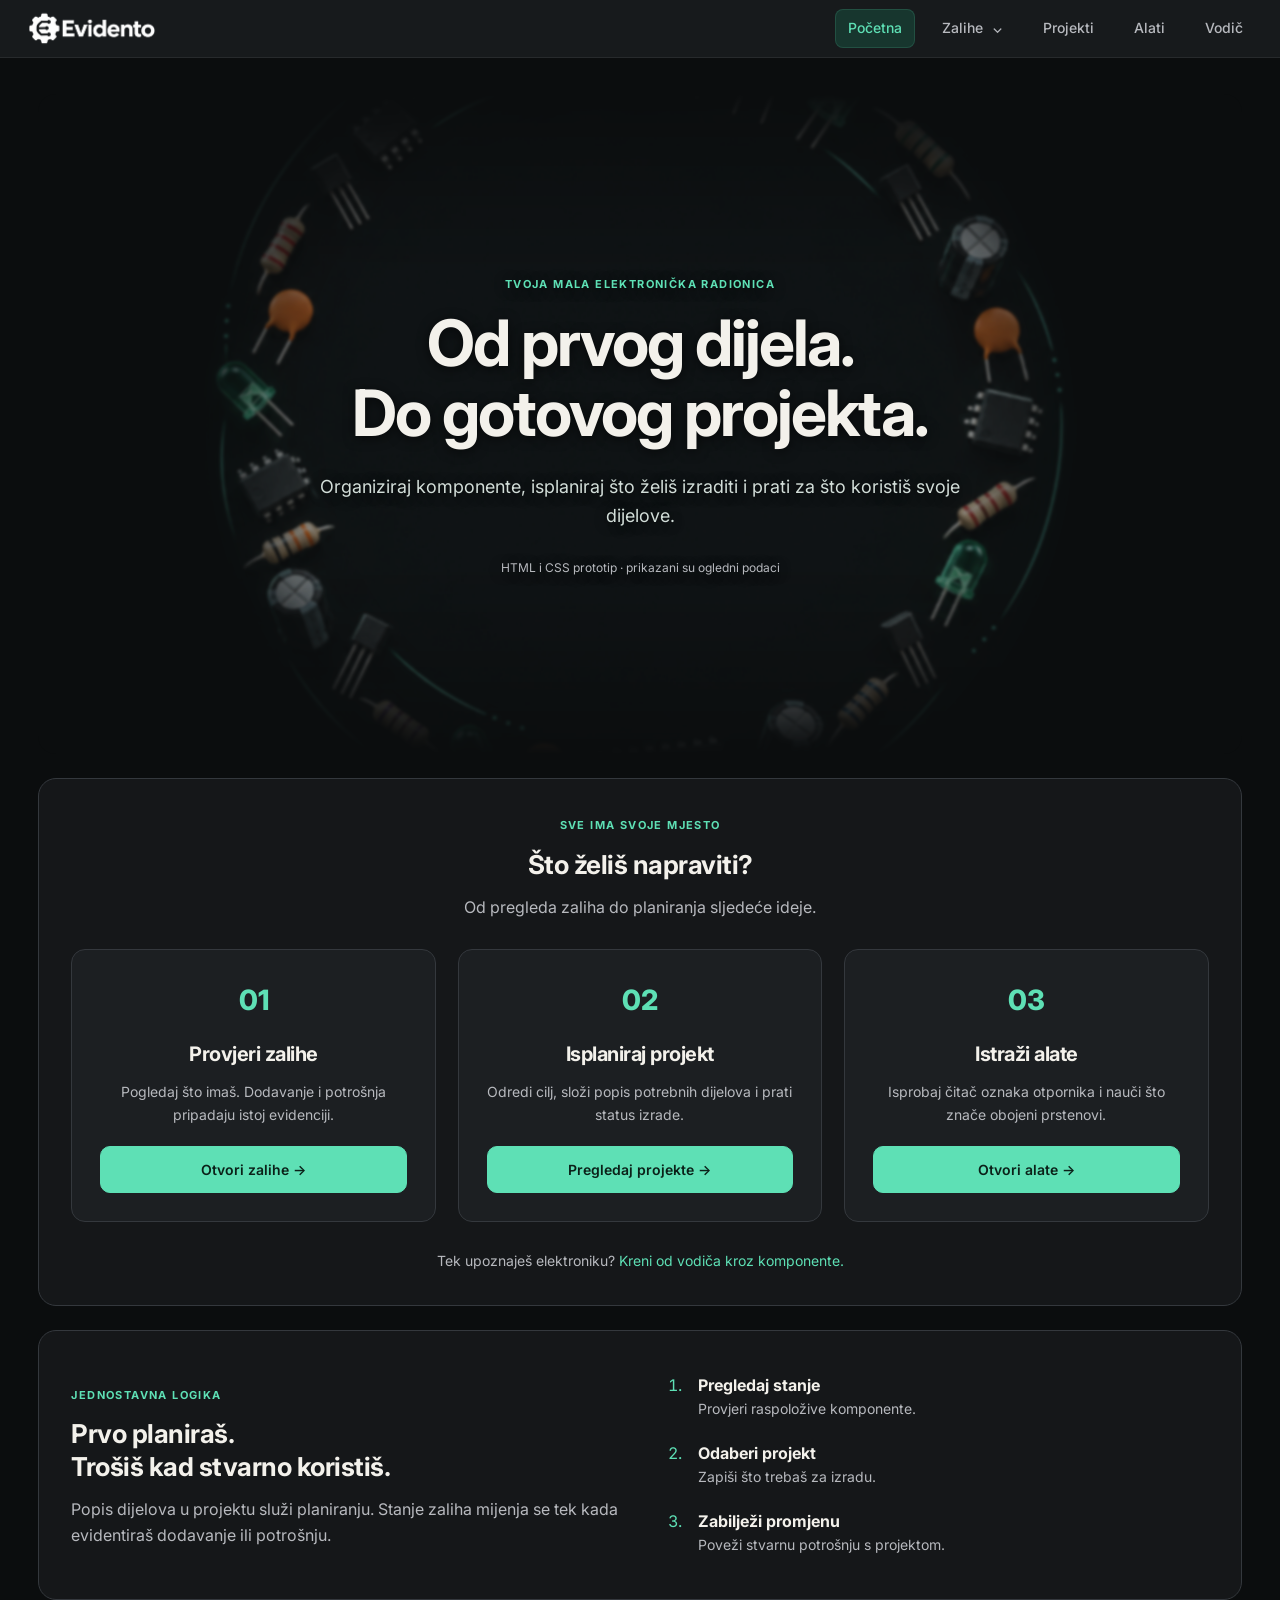
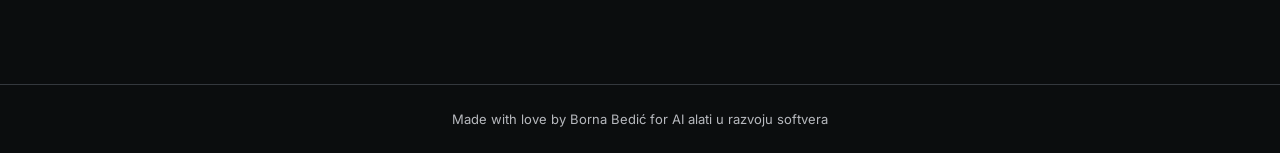
<file: index.html>
<!DOCTYPE html>
<html lang="hr">
    <head>
        <meta charset="UTF-8">
        <meta name="viewport" content="width=device-width, initial-scale=1.0">
        <meta
            name="description"
            content="Evidento — evidencija elektroničkih komponenti, projekti i edukativni alati."
        >
        <title>Početna | Evidento</title>
        <link
            href="https://fonts.googleapis.com/css2?family=Inter:wght@400;500;600;700;800&display=swap"
            rel="stylesheet"
        >
        <link rel="stylesheet" href="style.css">
    </head>
    <body>
        <a class="preskoci-navigaciju" href="#glavni-sadrzaj">Preskoči na sadržaj</a>
        <header id="zaglavlje">
            <div class="sadrzaj-zaglavlja">
                <a id="poveznica-logo" href="index.html">
                    <img id="logo" src="media/evidento-logo.png" alt="Evidento početna" width="2172" height="724">
                </a>
                <nav id="navigacija" aria-label="Glavna navigacija">
                    <a href="index.html" aria-current="page">Početna</a>
                    <details class="izbornik-zaliha">
                        <summary>Zalihe <span aria-hidden="true">⌄</span></summary>
                        <div class="padajuci-izbornik">
                            <div class="opis-izbornika">
                                <strong>Tvoja radionica</strong>
                                <p>Što imaš, što dodaješ i što trošiš.</p>
                            </div>
                            <div class="poveznice-izbornika">
                                <a href="zalihe.html"><strong>Trenutno stanje</strong><span>Dostupne komponente i količine</span></a>
                                <a href="zalihe.html#povijest-promjena"><strong>Povijest promjena</strong><span>Dodavanje, potrošnja i namjena</span></a>
                                <a href="zalihe.html#unos-promjene"><strong>Unos promjene</strong><span>Dodaj komade ili evidentiraj potrošnju</span></a>
                                <a href="zalihe.html#nova-komponenta"><strong>Nova komponenta</strong><span>Dio koji još nemaš u evidenciji</span></a>
                            </div>
                        </div>
                    </details>
                    <a href="projekti.html">Projekti</a>
                    <a href="alati.html">Alati</a>
                    <a href="vodic.html">Vodič</a>
                </nav>
            </div>
        </header>
        <main id="glavni-sadrzaj" tabindex="-1">
            <section id="uvod-pocetne" aria-labelledby="naslov-uvoda">
                <div class="pozadina-uvoda">
                    <img class="slika-uvoda" src="media/evidento-komponente-orbita-v4.png" alt="Dekorativni kružni raspored elektroničkih komponenti sa zelenim osvjetljenjem." width="1254" height="1254" fetchpriority="high">
                </div>
                <div class="tekst-uvoda">
                    <span class="mala-oznaka">TVOJA MALA ELEKTRONIČKA RADIONICA</span>
                    <h1 id="naslov-uvoda">Od prvog dijela.<br>Do gotovog projekta.</h1>
                    <p class="uvodni-tekst">Organiziraj komponente, isplaniraj što želiš izraditi i prati za što koristiš svoje dijelove.</p>
                    <p class="napomena-pocetne">HTML i CSS prototip · prikazani su ogledni podaci</p>
                </div>
            </section>
            <section class="pocetni-pregled" aria-labelledby="naslov-pregleda">
                <div class="naslov-sekcije">
                    <span class="mala-oznaka">SVE IMA SVOJE MJESTO</span>
                    <h2 id="naslov-pregleda">Što želiš napraviti?</h2>
                    <p>Od pregleda zaliha do planiranja sljedeće ideje.</p>
                </div>
                <div class="kartice-pocetne">
                    <article class="kartica-pocetne">
                        <span class="broj-kartice">01</span>
                        <h3>Provjeri zalihe</h3>
                        <p>Pogledaj što imaš. Dodavanje i potrošnja pripadaju istoj evidenciji.</p>
                        <a class="gumb-glavni" href="zalihe.html">Otvori zalihe <span aria-hidden="true">→</span></a>
                    </article>
                    <article class="kartica-pocetne">
                        <span class="broj-kartice">02</span>
                        <h3>Isplaniraj projekt</h3>
                        <p>Odredi cilj, složi popis potrebnih dijelova i prati status izrade.</p>
                        <a class="gumb-glavni" href="projekti.html">Pregledaj projekte <span aria-hidden="true">→</span></a>
                    </article>
                    <article class="kartica-pocetne">
                        <span class="broj-kartice">03</span>
                        <h3>Istraži alate</h3>
                        <p>Isprobaj čitač oznaka otpornika i nauči što znače obojeni prstenovi.</p>
                        <a class="gumb-glavni" href="alati.html">Otvori alate <span aria-hidden="true">→</span></a>
                    </article>
                </div>
                <p class="poveznica-pomoci">Tek upoznaješ elektroniku? <a href="vodic.html">Kreni od vodiča kroz komponente.</a></p>
            </section>
            <section class="objasnjenje-logike" aria-labelledby="naslov-logike">
                <div>
                    <span class="mala-oznaka">JEDNOSTAVNA LOGIKA</span>
                    <h2 id="naslov-logike">Prvo planiraš.<br>Trošiš kad stvarno koristiš.</h2>
                    <p>Popis dijelova u projektu služi planiranju. Stanje zaliha mijenja se tek kada evidentiraš dodavanje ili potrošnju.</p>
                </div>
                <ol class="tijek-rada">
                    <li><strong>Pregledaj stanje</strong><span>Provjeri raspoložive komponente.</span></li>
                    <li><strong>Odaberi projekt</strong><span>Zapiši što trebaš za izradu.</span></li>
                    <li><strong>Zabilježi promjenu</strong><span>Poveži stvarnu potrošnju s projektom.</span></li>
                </ol>
            </section>
        </main>
        <footer id="podnozje">
            <p>Made with love by Borna Bedić for AI alati u razvoju softvera</p>
        </footer>
    </body>
</html>
</file>
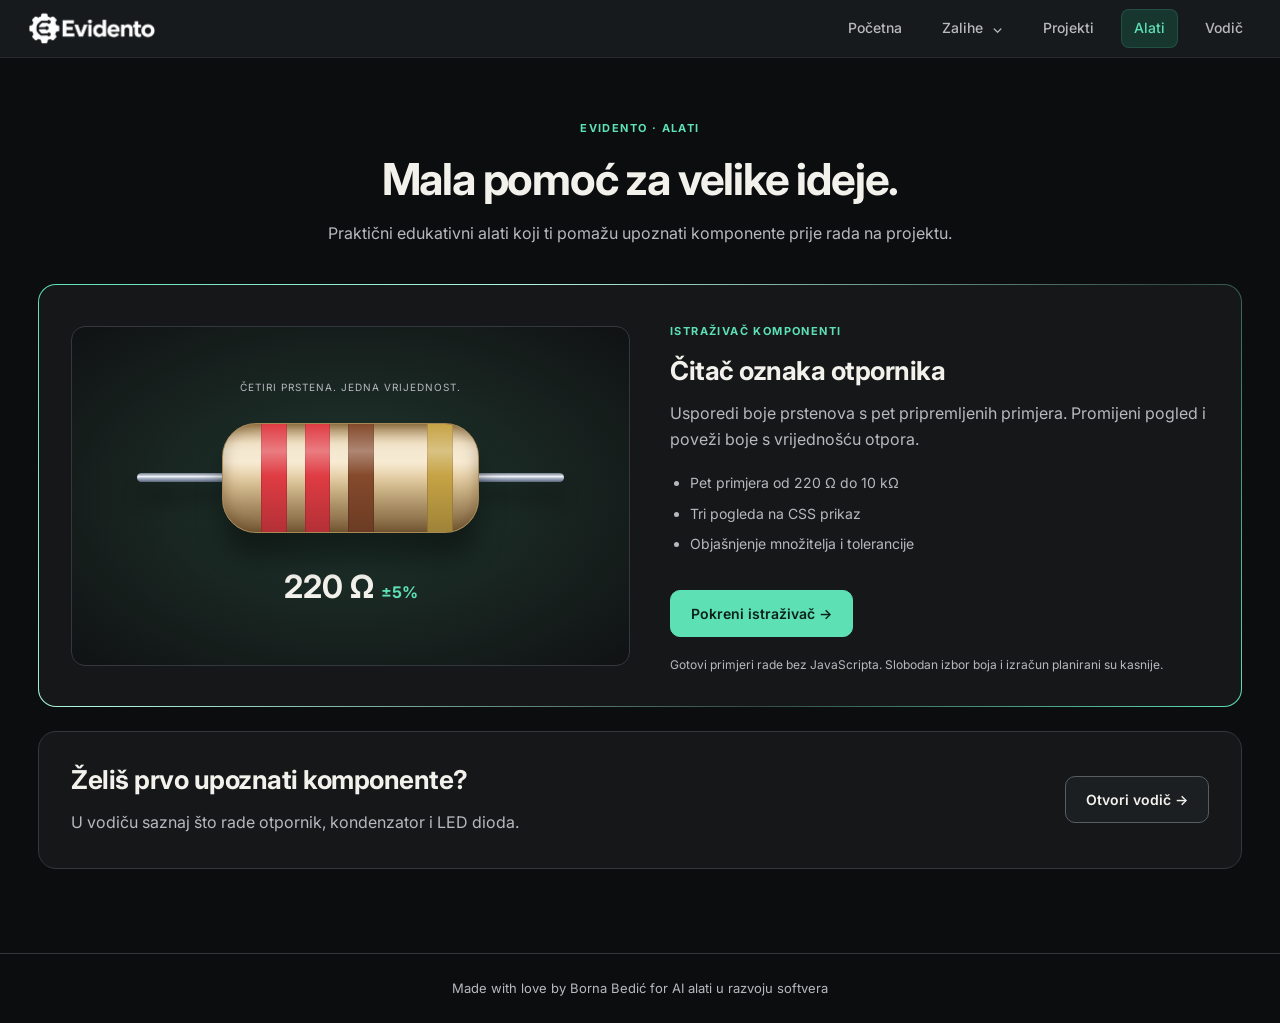
<file: alati.html>
<!DOCTYPE html>
<html lang="hr">
    <head>
        <meta charset="UTF-8">
        <meta name="viewport" content="width=device-width, initial-scale=1.0">
        <meta
            name="description"
            content="Evidento — evidencija elektroničkih komponenti, projekti i edukativni alati."
        >
        <title>Alati | Evidento</title>
        <link
            href="https://fonts.googleapis.com/css2?family=Inter:wght@400;500;600;700;800&display=swap"
            rel="stylesheet"
        >
        <link rel="stylesheet" href="style.css">
        <link rel="stylesheet" href="otpornici-stilovi.css">
    </head>
    <body>
        <a class="preskoci-navigaciju" href="#glavni-sadrzaj">Preskoči na sadržaj</a>
        <header id="zaglavlje">
            <div class="sadrzaj-zaglavlja">
                <a id="poveznica-logo" href="index.html">
                    <img id="logo" src="media/evidento-logo.png" alt="Evidento početna" width="2172" height="724">
                </a>
                <nav id="navigacija" aria-label="Glavna navigacija">
                    <a href="index.html">Početna</a>
                    <details class="izbornik-zaliha">
                        <summary>Zalihe <span aria-hidden="true">⌄</span></summary>
                        <div class="padajuci-izbornik">
                            <div class="opis-izbornika">
                                <strong>Tvoja radionica</strong>
                                <p>Što imaš, što dodaješ i što trošiš.</p>
                            </div>
                            <div class="poveznice-izbornika">
                                <a href="zalihe.html"><strong>Trenutno stanje</strong><span>Dostupne komponente i količine</span></a>
                                <a href="zalihe.html#povijest-promjena"><strong>Povijest promjena</strong><span>Dodavanje, potrošnja i namjena</span></a>
                                <a href="zalihe.html#unos-promjene"><strong>Unos promjene</strong><span>Dodaj komade ili evidentiraj potrošnju</span></a>
                                <a href="zalihe.html#nova-komponenta"><strong>Nova komponenta</strong><span>Dio koji još nemaš u evidenciji</span></a>
                            </div>
                        </div>
                    </details>
                    <a href="projekti.html">Projekti</a>
                    <a href="alati.html" aria-current="page">Alati</a>
                    <a href="vodic.html">Vodič</a>
                </nav>
            </div>
        </header>
        <main id="glavni-sadrzaj" tabindex="-1">
            <div class="uvod-stranice">
                <span class="mala-oznaka">EVIDENTO · ALATI</span>
                <h1>Mala pomoć za velike ideje.</h1>
                <p>Praktični edukativni alati koji ti pomažu upoznati komponente prije rada na projektu.</p>
            </div>
            <section class="predstavljeni-alat" aria-labelledby="naslov-alata">
                <div class="ilustracija-alata" aria-hidden="true">
                    <span class="natpis-alata">ČETIRI PRSTENA. JEDNA VRIJEDNOST.</span>
                    <div class="model-otpornika">
                        <div class="zica-otpornika zica-lijevo"></div>
                        <div class="tijelo-otpornika"><span class="prsten-otpornika prvi-prsten"></span><span class="prsten-otpornika drugi-prsten"></span><span class="prsten-otpornika treci-prsten"></span><span class="prsten-otpornika cetvrti-prsten"></span></div>
                        <div class="zica-otpornika zica-desno"></div>
                    </div>
                    <span class="vrijednost-alata">220 Ω <small>±5%</small></span>
                </div>
                <div class="opis-alata">
                    <span class="mala-oznaka">ISTRAŽIVAČ KOMPONENTI</span>
                    <h2 id="naslov-alata">Čitač oznaka otpornika</h2>
                    <p>Usporedi boje prstenova s pet pripremljenih primjera. Promijeni pogled i poveži boje s vrijednošću otpora.</p>
                    <ul class="popis-mogucnosti">
                        <li>Pet primjera od 220 Ω do 10 kΩ</li>
                        <li>Tri pogleda na CSS prikaz</li>
                        <li>Objašnjenje množitelja i tolerancije</li>
                    </ul>
                    <a class="gumb-glavni" href="otpornici.html">Pokreni istraživač <span aria-hidden="true">→</span></a>
                    <p class="pomoc-polja">Gotovi primjeri rade bez JavaScripta. Slobodan izbor boja i izračun planirani su kasnije.</p>
                </div>
            </section>
            <section class="most-do-vodica">
                <div>
                    <h2>Želiš prvo upoznati komponente?</h2>
                    <p>U vodiču saznaj što rade otpornik, kondenzator i LED dioda.</p>
                </div>
                <a class="gumb-ocisti" href="vodic.html">Otvori vodič <span aria-hidden="true">→</span></a>
            </section>
        </main>
        <footer id="podnozje">
            <p>Made with love by Borna Bedić for AI alati u razvoju softvera</p>
        </footer>
    </body>
</html>
</file>
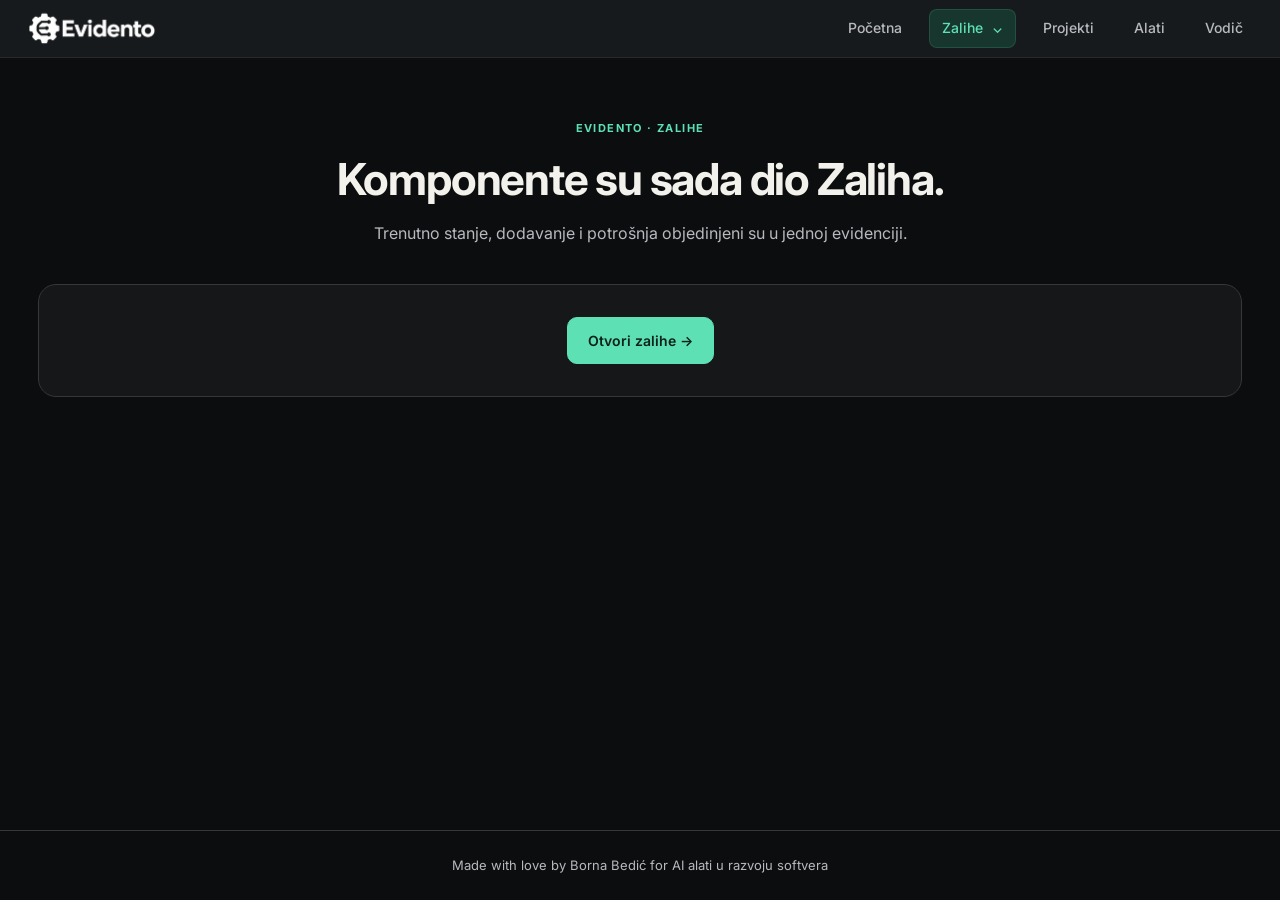
<file: komponente.html>
<!DOCTYPE html>
<html lang="hr">
    <head>
        <meta charset="UTF-8">
        <meta name="viewport" content="width=device-width, initial-scale=1.0">
        <meta
            name="description"
            content="Evidento — evidencija elektroničkih komponenti, projekti i edukativni alati."
        >
        <title>Komponente | Evidento</title>
        <link
            href="https://fonts.googleapis.com/css2?family=Inter:wght@400;500;600;700;800&display=swap"
            rel="stylesheet"
        >
        <link rel="stylesheet" href="style.css">
    </head>
    <body>
        <a class="preskoci-navigaciju" href="#glavni-sadrzaj">Preskoči na sadržaj</a>
        <header id="zaglavlje">
            <div class="sadrzaj-zaglavlja">
                <a id="poveznica-logo" href="index.html">
                    <img id="logo" src="media/evidento-logo.png" alt="Evidento početna" width="2172" height="724">
                </a>
                <nav id="navigacija" aria-label="Glavna navigacija">
                    <a href="index.html">Početna</a>
                    <details class="izbornik-zaliha">
                        <summary class="aktivna-stavka">Zalihe <span aria-hidden="true">⌄</span></summary>
                        <div class="padajuci-izbornik">
                            <div class="opis-izbornika">
                                <strong>Tvoja radionica</strong>
                                <p>Što imaš, što dodaješ i što trošiš.</p>
                            </div>
                            <div class="poveznice-izbornika">
                                <a href="zalihe.html" aria-current="page"><strong>Trenutno stanje</strong><span>Dostupne komponente i količine</span></a>
                                <a href="zalihe.html#povijest-promjena"><strong>Povijest promjena</strong><span>Dodavanje, potrošnja i namjena</span></a>
                                <a href="zalihe.html#unos-promjene"><strong>Unos promjene</strong><span>Dodaj komade ili evidentiraj potrošnju</span></a>
                                <a href="zalihe.html#nova-komponenta"><strong>Nova komponenta</strong><span>Dio koji još nemaš u evidenciji</span></a>
                            </div>
                        </div>
                    </details>
                    <a href="projekti.html">Projekti</a>
                    <a href="alati.html">Alati</a>
                    <a href="vodic.html">Vodič</a>
                </nav>
            </div>
        </header>
        <main id="glavni-sadrzaj" tabindex="-1">
            <div class="uvod-stranice">
                <span class="mala-oznaka">EVIDENTO · ZALIHE</span>
                <h1>Komponente su sada dio Zaliha.</h1>
                <p>Trenutno stanje, dodavanje i potrošnja objedinjeni su u jednoj evidenciji.</p>
            </div>
            <section class="stara-stranica"><a class="gumb-glavni" href="zalihe.html">Otvori zalihe <span aria-hidden="true">→</span></a></section>
        </main>
        <footer id="podnozje">
            <p>Made with love by Borna Bedić for AI alati u razvoju softvera</p>
        </footer>
    </body>
</html>
</file>
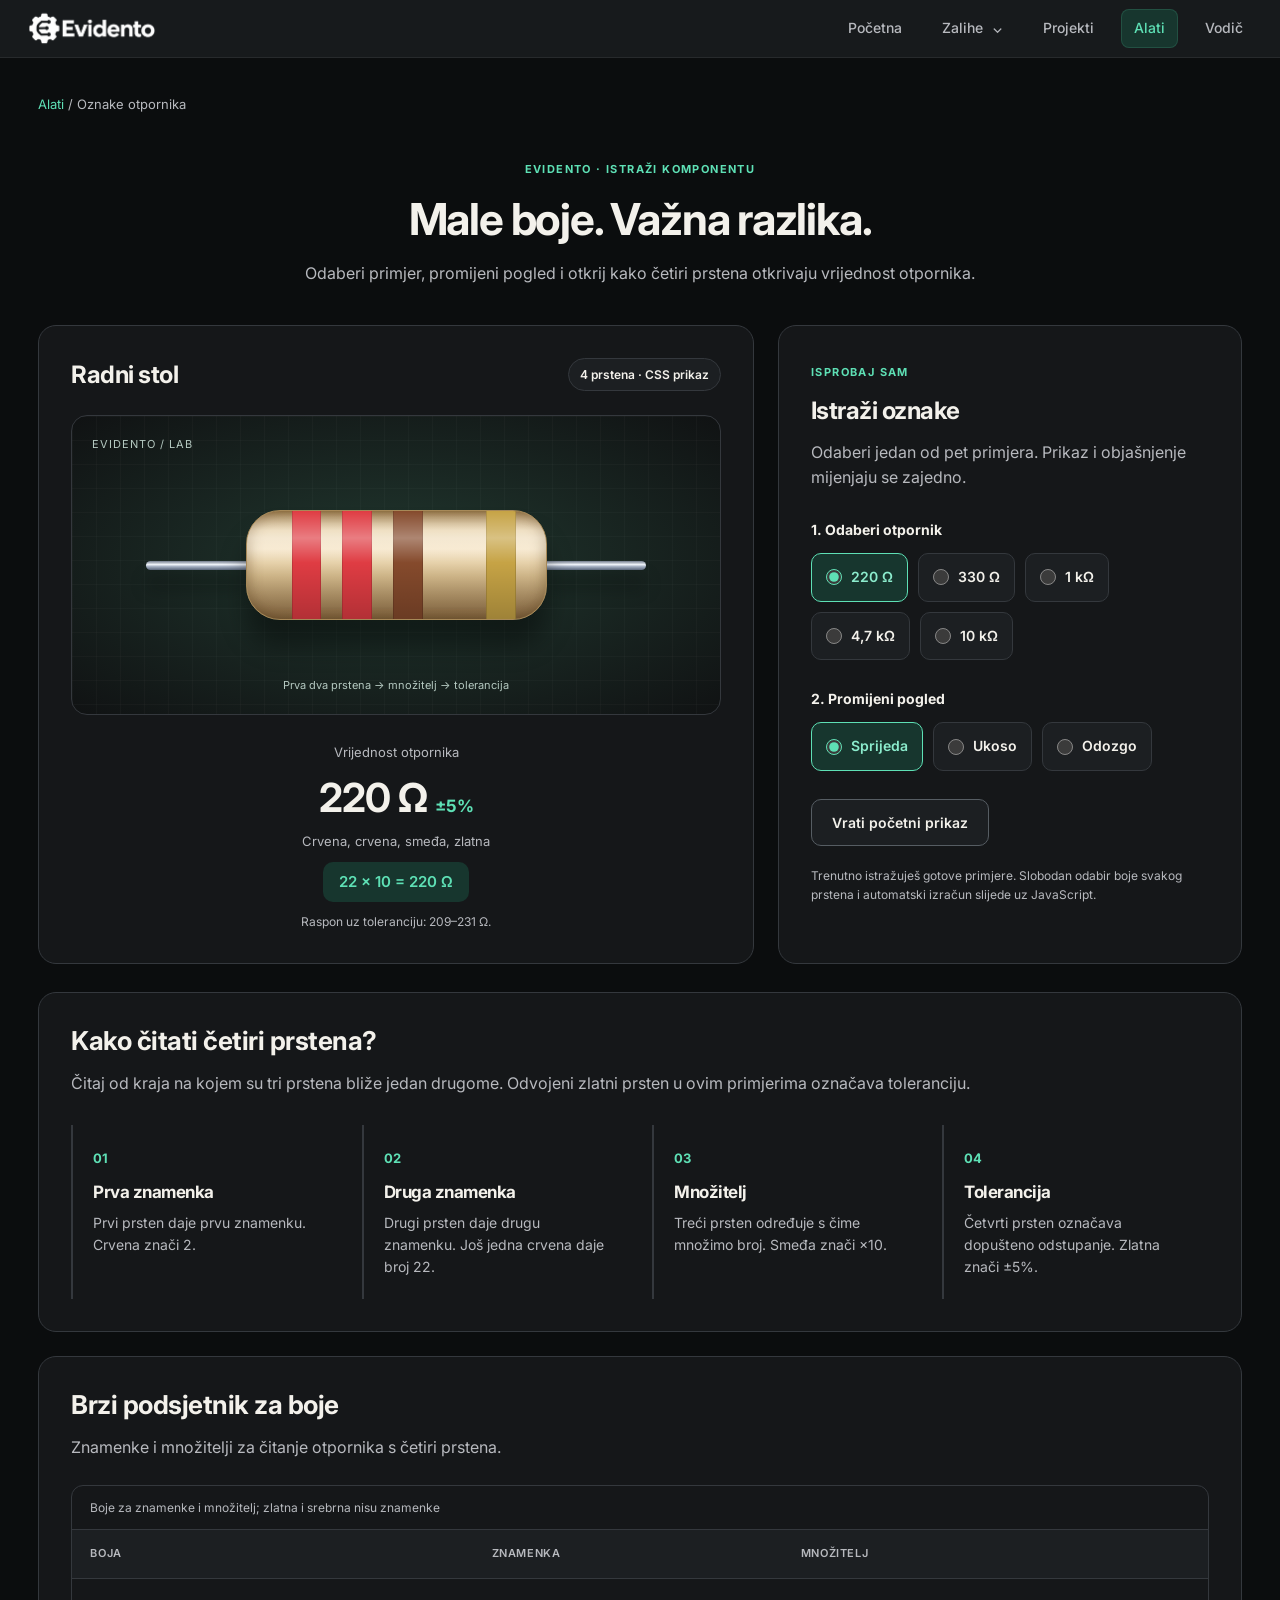
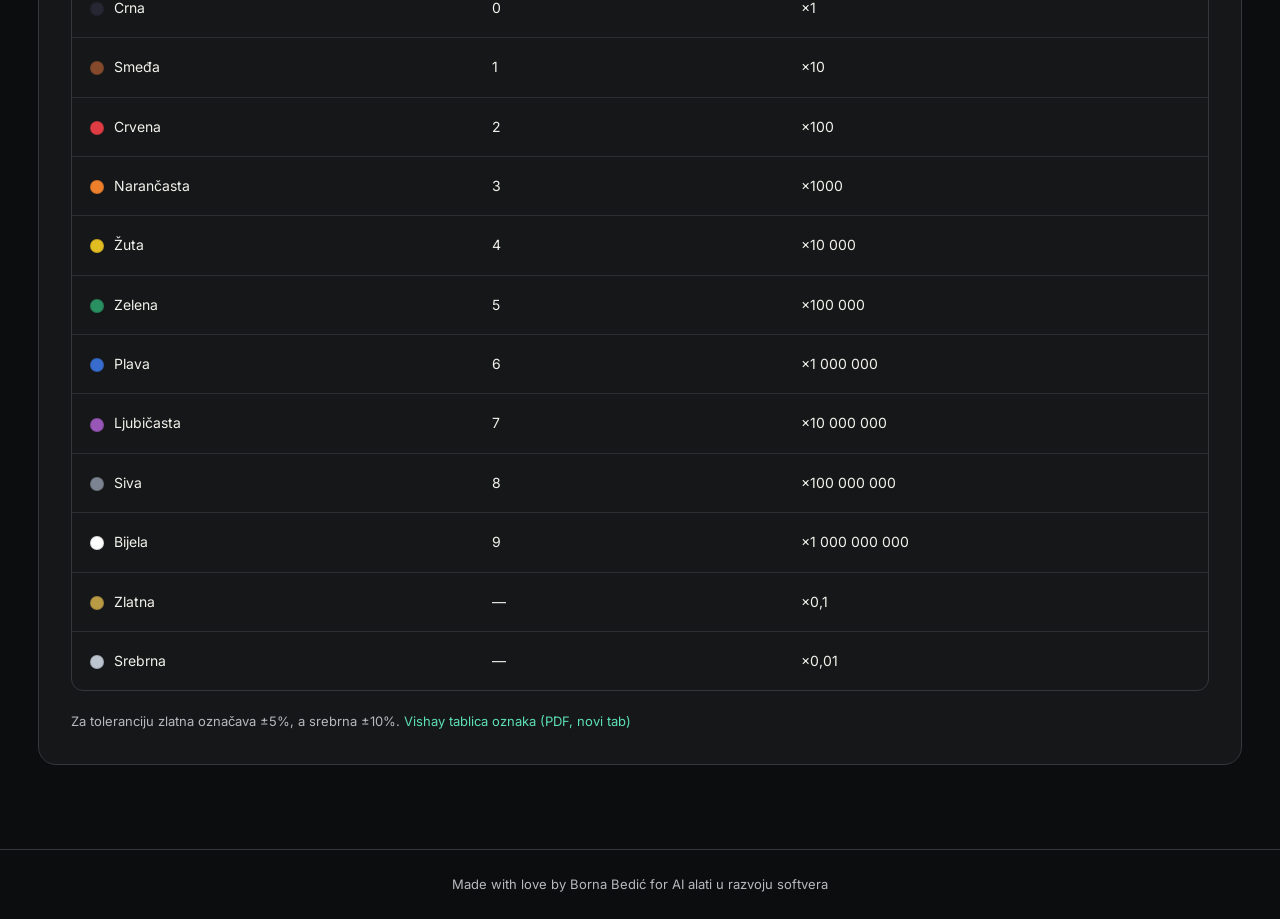
<file: otpornici.html>
<!DOCTYPE html>
<html lang="hr">
    <head>
        <meta charset="UTF-8">
        <meta name="viewport" content="width=device-width, initial-scale=1.0">
        <meta
            name="description"
            content="Evidento — evidencija elektroničkih komponenti, projekti i edukativni alati."
        >
        <title>Oznake otpornika | Evidento</title>
        <link
            href="https://fonts.googleapis.com/css2?family=Inter:wght@400;500;600;700;800&display=swap"
            rel="stylesheet"
        >
        <link rel="stylesheet" href="style.css">
        <link rel="stylesheet" href="otpornici-stilovi.css">
    </head>
    <body>
        <a class="preskoci-navigaciju" href="#glavni-sadrzaj">Preskoči na sadržaj</a>
        <header id="zaglavlje">
            <div class="sadrzaj-zaglavlja">
                <a id="poveznica-logo" href="index.html">
                    <img id="logo" src="media/evidento-logo.png" alt="Evidento početna" width="2172" height="724">
                </a>
                <nav id="navigacija" aria-label="Glavna navigacija">
                    <a href="index.html">Početna</a>
                    <details class="izbornik-zaliha">
                        <summary>Zalihe <span aria-hidden="true">⌄</span></summary>
                        <div class="padajuci-izbornik">
                            <div class="opis-izbornika">
                                <strong>Tvoja radionica</strong>
                                <p>Što imaš, što dodaješ i što trošiš.</p>
                            </div>
                            <div class="poveznice-izbornika">
                                <a href="zalihe.html"><strong>Trenutno stanje</strong><span>Dostupne komponente i količine</span></a>
                                <a href="zalihe.html#povijest-promjena"><strong>Povijest promjena</strong><span>Dodavanje, potrošnja i namjena</span></a>
                                <a href="zalihe.html#unos-promjene"><strong>Unos promjene</strong><span>Dodaj komade ili evidentiraj potrošnju</span></a>
                                <a href="zalihe.html#nova-komponenta"><strong>Nova komponenta</strong><span>Dio koji još nemaš u evidenciji</span></a>
                            </div>
                        </div>
                    </details>
                    <a href="projekti.html">Projekti</a>
                    <a href="alati.html" aria-current="page">Alati</a>
                    <a href="vodic.html">Vodič</a>
                </nav>
            </div>
        </header>
        <main id="glavni-sadrzaj" tabindex="-1">
            <p class="putanja-stranice"><a href="alati.html">Alati</a><span aria-hidden="true"> / </span><span>Oznake otpornika</span></p>
            <div class="uvod-stranice">
                <span class="mala-oznaka">EVIDENTO · ISTRAŽI KOMPONENTU</span>
                <h1>Male boje. Važna razlika.</h1>
                <p>Odaberi primjer, promijeni pogled i otkrij kako četiri prstena otkrivaju vrijednost otpornika.</p>
            </div>
            <form id="istrazivac-otpornika" aria-label="Istraživač oznaka otpornika">
                <section class="prikaz-otpornika" aria-labelledby="naslov-prikaza">
                    <div class="naslov-panela">
                        <h2 id="naslov-prikaza">Radni stol</h2>
                        <span class="oznaka-pregleda">4 prstena · CSS prikaz</span>
                    </div>
                    <div class="scena-otpornika" aria-hidden="true">
                        <span class="natpis-scene">EVIDENTO / LAB</span>
                        <div class="model-otpornika">
                            <div class="zica-otpornika zica-lijevo"></div>
                            <div class="tijelo-otpornika">
                                <span class="prsten-otpornika prvi-prsten"></span>
                                <span class="prsten-otpornika drugi-prsten"></span>
                                <span class="prsten-otpornika treci-prsten"></span>
                                <span class="prsten-otpornika cetvrti-prsten"></span>
                            </div>
                            <div class="zica-otpornika zica-desno"></div>
                        </div>
                        <span class="opis-scene">Prva dva prstena → množitelj → tolerancija</span>
                    </div>
                    <div class="rezultati-otpornika">
                        <div class="rezultat-otpornika rezultat-220">
                            <span class="naziv-rezultata">Vrijednost otpornika</span>
                            <h3>220 Ω <small>±5%</small></h3>
                            <p class="boje-rezultata">Crvena, crvena, smeđa, zlatna</p>
                            <p class="racun-rezultata">22 × 10 = 220 Ω</p>
                            <p class="raspon-rezultata">Raspon uz toleranciju: 209–231 Ω.</p>
                        </div>
                        <div class="rezultat-otpornika rezultat-330">
                            <span class="naziv-rezultata">Vrijednost otpornika</span>
                            <h3>330 Ω <small>±5%</small></h3>
                            <p class="boje-rezultata">Narančasta, narančasta, smeđa, zlatna</p>
                            <p class="racun-rezultata">33 × 10 = 330 Ω</p>
                            <p class="raspon-rezultata">Raspon uz toleranciju: 313,5–346,5 Ω.</p>
                        </div>
                        <div class="rezultat-otpornika rezultat-1000">
                            <span class="naziv-rezultata">Vrijednost otpornika</span>
                            <h3>1 kΩ <small>±5%</small></h3>
                            <p class="boje-rezultata">Smeđa, crna, crvena, zlatna</p>
                            <p class="racun-rezultata">10 × 100 = 1000 Ω</p>
                            <p class="raspon-rezultata">Raspon uz toleranciju: 950–1050 Ω.</p>
                        </div>
                        <div class="rezultat-otpornika rezultat-4700">
                            <span class="naziv-rezultata">Vrijednost otpornika</span>
                            <h3>4,7 kΩ <small>±5%</small></h3>
                            <p class="boje-rezultata">Žuta, ljubičasta, crvena, zlatna</p>
                            <p class="racun-rezultata">47 × 100 = 4700 Ω</p>
                            <p class="raspon-rezultata">Raspon uz toleranciju: 4465–4935 Ω.</p>
                        </div>
                        <div class="rezultat-otpornika rezultat-10000">
                            <span class="naziv-rezultata">Vrijednost otpornika</span>
                            <h3>10 kΩ <small>±5%</small></h3>
                            <p class="boje-rezultata">Smeđa, crna, narančasta, zlatna</p>
                            <p class="racun-rezultata">10 × 1000 = 10 000 Ω</p>
                            <p class="raspon-rezultata">Raspon uz toleranciju: 9500–10 500 Ω.</p>
                        </div>
                    </div>
                </section>
                <section class="kontrole-otpornika" aria-labelledby="naslov-kontrola">
                    <span class="mala-oznaka">ISPROBAJ SAM</span>
                    <h2 id="naslov-kontrola">Istraži oznake</h2>
                    <p>Odaberi jedan od pet primjera. Prikaz i objašnjenje mijenjaju se zajedno.</p>
                    <fieldset class="grupa-otpornika">
                        <legend>1. Odaberi otpornik</legend>
                        <div class="opcije-otpornika">
                            <label class="opcija-otpornika">
                                <input type="radio" id="primjer-220" name="primjer" value="220" checked>
                                <span>220 Ω</span>
                            </label>
                            <label class="opcija-otpornika">
                                <input type="radio" id="primjer-330" name="primjer" value="330">
                                <span>330 Ω</span>
                            </label>
                            <label class="opcija-otpornika">
                                <input type="radio" id="primjer-1000" name="primjer" value="1000">
                                <span>1 kΩ</span>
                            </label>
                            <label class="opcija-otpornika">
                                <input type="radio" id="primjer-4700" name="primjer" value="4700">
                                <span>4,7 kΩ</span>
                            </label>
                            <label class="opcija-otpornika">
                                <input type="radio" id="primjer-10000" name="primjer" value="10000">
                                <span>10 kΩ</span>
                            </label>
                        </div>
                    </fieldset>
                    <fieldset class="grupa-otpornika">
                        <legend>2. Promijeni pogled</legend>
                        <div class="opcije-otpornika opcije-pogleda">
                            <label class="opcija-otpornika">
                                <input type="radio" id="pogled-ravno" name="pogled" value="ravno" checked>
                                <span>Sprijeda</span>
                            </label>
                            <label class="opcija-otpornika">
                                <input type="radio" id="pogled-koso" name="pogled" value="koso">
                                <span>Ukoso</span>
                            </label>
                            <label class="opcija-otpornika">
                                <input type="radio" id="pogled-odozgo" name="pogled" value="odozgo">
                                <span>Odozgo</span>
                            </label>
                        </div>
                    </fieldset>
                    <button class="gumb-ocisti" type="reset">Vrati početni prikaz</button>
                    <p class="napomena-istrazivaca">Trenutno istražuješ gotove primjere. Slobodan odabir boje svakog prstena i automatski izračun slijede uz JavaScript.</p>
                </section>
            </form>
            <section id="citanje-prstenova">
                <h2>Kako čitati četiri prstena?</h2>
                <p>Čitaj od kraja na kojem su tri prstena bliže jedan drugome. Odvojeni zlatni prsten u ovim primjerima označava toleranciju.</p>
                <div class="objasnjenja-prstenova">
                    <article>
                        <span>01</span>
                        <h3>Prva znamenka</h3>
                        <p>Prvi prsten daje prvu znamenku. Crvena znači 2.</p>
                    </article>
                    <article>
                        <span>02</span>
                        <h3>Druga znamenka</h3>
                        <p>Drugi prsten daje drugu znamenku. Još jedna crvena daje broj 22.</p>
                    </article>
                    <article>
                        <span>03</span>
                        <h3>Množitelj</h3>
                        <p>Treći prsten određuje s čime množimo broj. Smeđa znači ×10.</p>
                    </article>
                    <article>
                        <span>04</span>
                        <h3>Tolerancija</h3>
                        <p>Četvrti prsten označava dopušteno odstupanje. Zlatna znači ±5%.</p>
                    </article>
                </div>
            </section>
            <section id="tablica-boja-otpornika">
                <h2>Brzi podsjetnik za boje</h2>
                <p>Znamenke i množitelji za čitanje otpornika s četiri prstena.</p>
                <div class="omotac-tablice" role="region" aria-label="Vrijednosti boja prstenova" tabindex="0">
                    <table>
                        <caption>Boje za znamenke i množitelj; zlatna i srebrna nisu znamenke</caption>
                        <thead>
                            <tr>
                                <th scope="col">Boja</th>
                                <th scope="col">Znamenka</th>
                                <th scope="col">Množitelj</th>
                            </tr>
                        </thead>
                        <tbody>
                            <tr>
                                <td><span class="uzorak-boje boja-crna" aria-hidden="true"></span>Crna</td>
                                <td>0</td>
                                <td>×1</td>
                            </tr>
                            <tr>
                                <td><span class="uzorak-boje boja-smeda" aria-hidden="true"></span>Smeđa</td>
                                <td>1</td>
                                <td>×10</td>
                            </tr>
                            <tr>
                                <td><span class="uzorak-boje boja-crvena" aria-hidden="true"></span>Crvena</td>
                                <td>2</td>
                                <td>×100</td>
                            </tr>
                            <tr>
                                <td><span class="uzorak-boje boja-narancasta" aria-hidden="true"></span>Narančasta</td>
                                <td>3</td>
                                <td>×1000</td>
                            </tr>
                            <tr>
                                <td><span class="uzorak-boje boja-zuta" aria-hidden="true"></span>Žuta</td>
                                <td>4</td>
                                <td>×10 000</td>
                            </tr>
                            <tr>
                                <td><span class="uzorak-boje boja-zelena" aria-hidden="true"></span>Zelena</td>
                                <td>5</td>
                                <td>×100 000</td>
                            </tr>
                            <tr>
                                <td><span class="uzorak-boje boja-plava" aria-hidden="true"></span>Plava</td>
                                <td>6</td>
                                <td>×1 000 000</td>
                            </tr>
                            <tr>
                                <td><span class="uzorak-boje boja-ljubicasta" aria-hidden="true"></span>Ljubičasta</td>
                                <td>7</td>
                                <td>×10 000 000</td>
                            </tr>
                            <tr>
                                <td><span class="uzorak-boje boja-siva" aria-hidden="true"></span>Siva</td>
                                <td>8</td>
                                <td>×100 000 000</td>
                            </tr>
                            <tr>
                                <td><span class="uzorak-boje boja-bijela" aria-hidden="true"></span>Bijela</td>
                                <td>9</td>
                                <td>×1 000 000 000</td>
                            </tr>
                            <tr>
                                <td><span class="uzorak-boje boja-zlatna" aria-hidden="true"></span>Zlatna</td>
                                <td>—</td>
                                <td>×0,1</td>
                            </tr>
                            <tr>
                                <td><span class="uzorak-boje boja-srebrna" aria-hidden="true"></span>Srebrna</td>
                                <td>—</td>
                                <td>×0,01</td>
                            </tr>
                        </tbody>
                    </table>
                </div>
                <p class="izvor-otpornika">Za toleranciju zlatna označava ±5%, a srebrna ±10%.
                    <a href="https://www.vishay.com/docs/49411/resistor_color_code_calculator.pdf" target="_blank" rel="noopener noreferrer">Vishay tablica oznaka (PDF, novi tab)</a>
                </p>
            </section>
        </main>
        <footer id="podnozje">
            <p>Made with love by Borna Bedić for AI alati u razvoju softvera</p>
        </footer>
    </body>
</html>
</file>
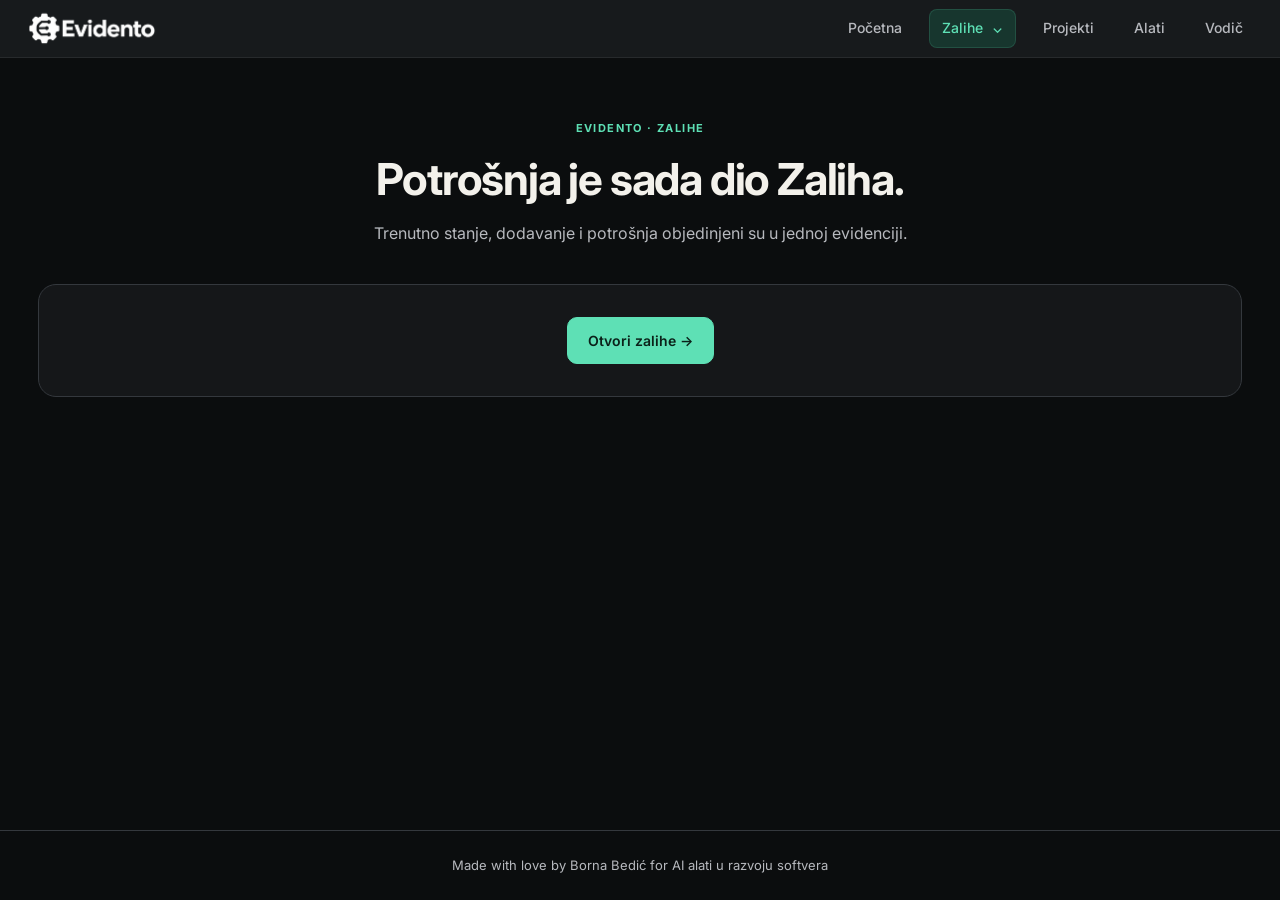
<file: potrosnja.html>
<!DOCTYPE html>
<html lang="hr">
    <head>
        <meta charset="UTF-8">
        <meta name="viewport" content="width=device-width, initial-scale=1.0">
        <meta
            name="description"
            content="Evidento — evidencija elektroničkih komponenti, projekti i edukativni alati."
        >
        <title>Potrošnja | Evidento</title>
        <link
            href="https://fonts.googleapis.com/css2?family=Inter:wght@400;500;600;700;800&display=swap"
            rel="stylesheet"
        >
        <link rel="stylesheet" href="style.css">
    </head>
    <body>
        <a class="preskoci-navigaciju" href="#glavni-sadrzaj">Preskoči na sadržaj</a>
        <header id="zaglavlje">
            <div class="sadrzaj-zaglavlja">
                <a id="poveznica-logo" href="index.html">
                    <img id="logo" src="media/evidento-logo.png" alt="Evidento početna" width="2172" height="724">
                </a>
                <nav id="navigacija" aria-label="Glavna navigacija">
                    <a href="index.html">Početna</a>
                    <details class="izbornik-zaliha">
                        <summary class="aktivna-stavka">Zalihe <span aria-hidden="true">⌄</span></summary>
                        <div class="padajuci-izbornik">
                            <div class="opis-izbornika">
                                <strong>Tvoja radionica</strong>
                                <p>Što imaš, što dodaješ i što trošiš.</p>
                            </div>
                            <div class="poveznice-izbornika">
                                <a href="zalihe.html" aria-current="page"><strong>Trenutno stanje</strong><span>Dostupne komponente i količine</span></a>
                                <a href="zalihe.html#povijest-promjena"><strong>Povijest promjena</strong><span>Dodavanje, potrošnja i namjena</span></a>
                                <a href="zalihe.html#unos-promjene"><strong>Unos promjene</strong><span>Dodaj komade ili evidentiraj potrošnju</span></a>
                                <a href="zalihe.html#nova-komponenta"><strong>Nova komponenta</strong><span>Dio koji još nemaš u evidenciji</span></a>
                            </div>
                        </div>
                    </details>
                    <a href="projekti.html">Projekti</a>
                    <a href="alati.html">Alati</a>
                    <a href="vodic.html">Vodič</a>
                </nav>
            </div>
        </header>
        <main id="glavni-sadrzaj" tabindex="-1">
            <div class="uvod-stranice">
                <span class="mala-oznaka">EVIDENTO · ZALIHE</span>
                <h1>Potrošnja je sada dio Zaliha.</h1>
                <p>Trenutno stanje, dodavanje i potrošnja objedinjeni su u jednoj evidenciji.</p>
            </div>
            <section class="stara-stranica"><a class="gumb-glavni" href="zalihe.html#povijest-promjena">Otvori zalihe <span aria-hidden="true">→</span></a></section>
        </main>
        <footer id="podnozje">
            <p>Made with love by Borna Bedić for AI alati u razvoju softvera</p>
        </footer>
    </body>
</html>
</file>
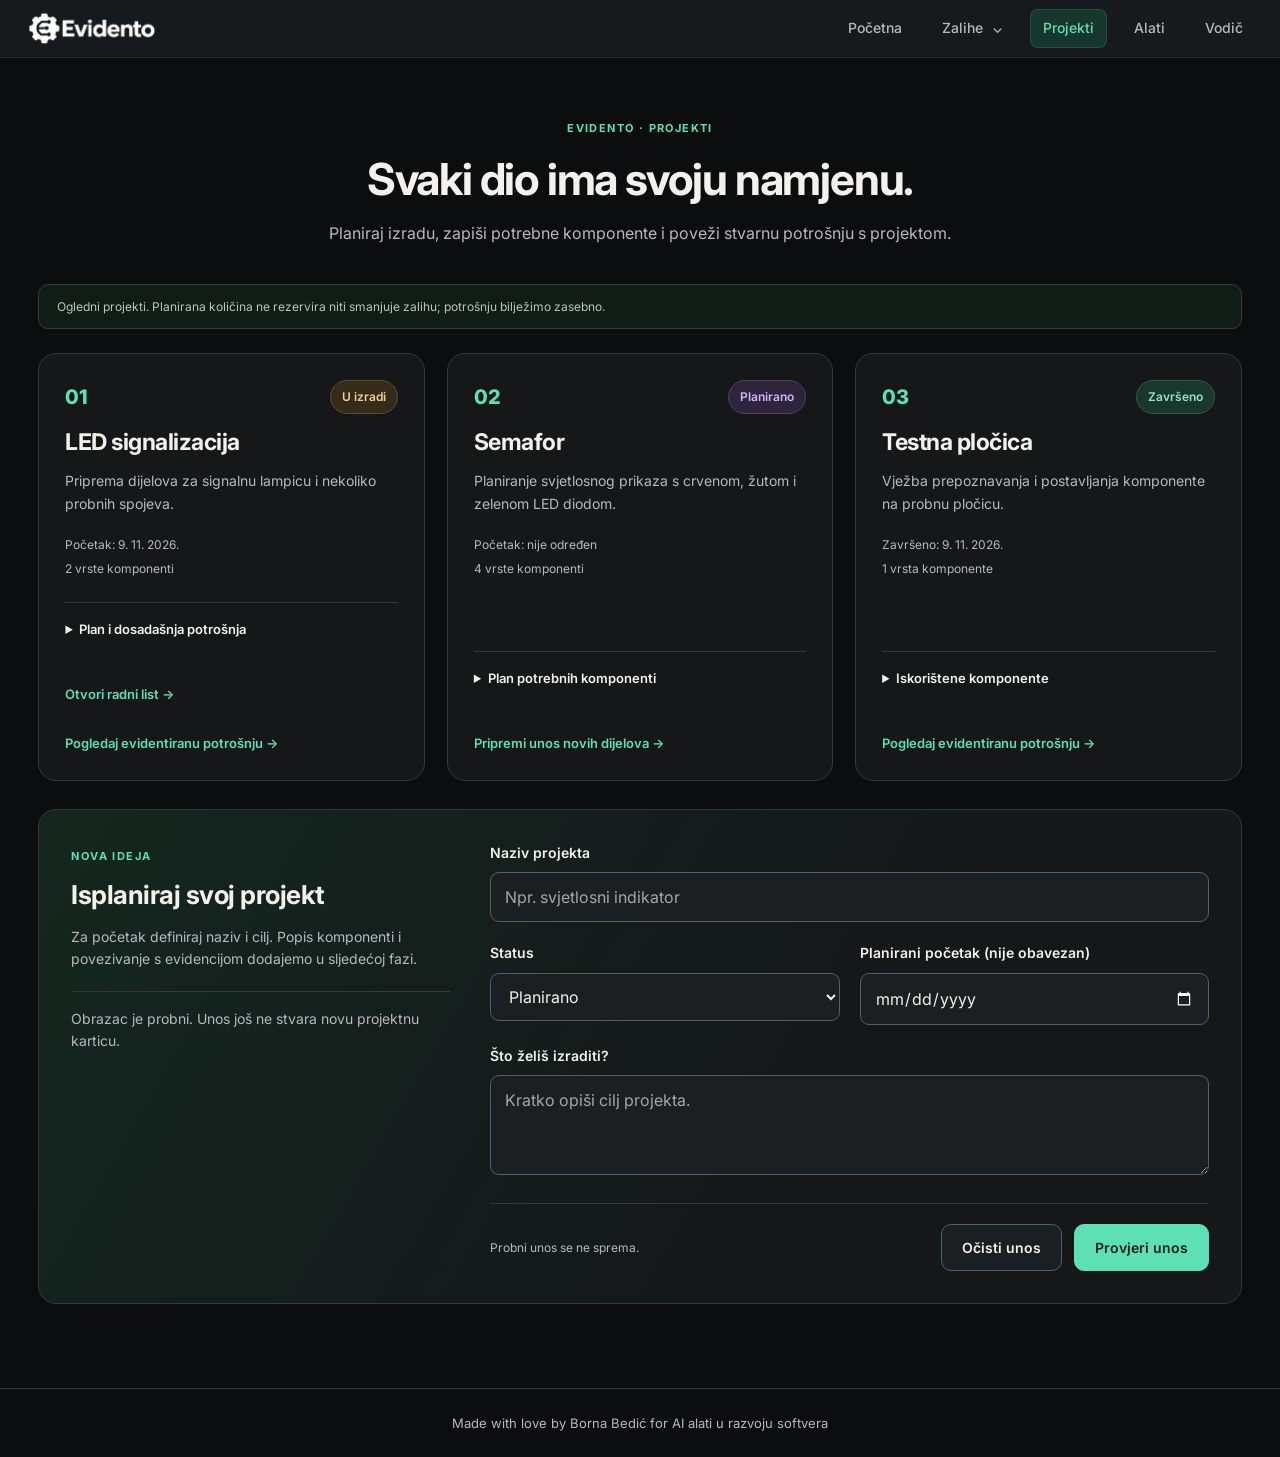
<file: projekti.html>
<!DOCTYPE html>
<html lang="hr">
    <head>
        <meta charset="UTF-8">
        <meta name="viewport" content="width=device-width, initial-scale=1.0">
        <meta
            name="description"
            content="Evidento — evidencija elektroničkih komponenti, projekti i edukativni alati."
        >
        <title>Projekti | Evidento</title>
        <link
            href="https://fonts.googleapis.com/css2?family=Inter:wght@400;500;600;700;800&display=swap"
            rel="stylesheet"
        >
        <link rel="stylesheet" href="style.css">
    </head>
    <body>
        <a class="preskoci-navigaciju" href="#glavni-sadrzaj">Preskoči na sadržaj</a>
        <header id="zaglavlje">
            <div class="sadrzaj-zaglavlja">
                <a id="poveznica-logo" href="index.html">
                    <img id="logo" src="media/evidento-logo.png" alt="Evidento početna" width="2172" height="724">
                </a>
                <nav id="navigacija" aria-label="Glavna navigacija">
                    <a href="index.html">Početna</a>
                    <details class="izbornik-zaliha">
                        <summary>Zalihe <span aria-hidden="true">⌄</span></summary>
                        <div class="padajuci-izbornik">
                            <div class="opis-izbornika">
                                <strong>Tvoja radionica</strong>
                                <p>Što imaš, što dodaješ i što trošiš.</p>
                            </div>
                            <div class="poveznice-izbornika">
                                <a href="zalihe.html"><strong>Trenutno stanje</strong><span>Dostupne komponente i količine</span></a>
                                <a href="zalihe.html#povijest-promjena"><strong>Povijest promjena</strong><span>Dodavanje, potrošnja i namjena</span></a>
                                <a href="zalihe.html#unos-promjene"><strong>Unos promjene</strong><span>Dodaj komade ili evidentiraj potrošnju</span></a>
                                <a href="zalihe.html#nova-komponenta"><strong>Nova komponenta</strong><span>Dio koji još nemaš u evidenciji</span></a>
                            </div>
                        </div>
                    </details>
                    <a href="projekti.html" aria-current="page">Projekti</a>
                    <a href="alati.html">Alati</a>
                    <a href="vodic.html">Vodič</a>
                </nav>
            </div>
        </header>
        <main id="glavni-sadrzaj" tabindex="-1">
            <div class="uvod-stranice">
                <span class="mala-oznaka">EVIDENTO · PROJEKTI</span>
                <h1>Svaki dio ima svoju namjenu.</h1>
                <p>Planiraj izradu, zapiši potrebne komponente i poveži stvarnu potrošnju s projektom.</p>
            </div>
            <p class="obavijest-prototipa">Ogledni projekti. Planirana količina ne rezervira niti smanjuje zalihu; potrošnju bilježimo zasebno.</p>
            <div class="popis-projekata">
                <article class="kartica-projekta" id="projekt-led-signalizacija">
                    <div class="vrh-projekta"><span class="broj-kartice">01</span><span class="status status-izrada">U izradi</span></div>
                    <h2>LED signalizacija</h2>
                    <p>Priprema dijelova za signalnu lampicu i nekoliko probnih spojeva.</p>
                    <div class="projekt-podaci"><span>Početak: <time datetime="2026-11-09">9. 11. 2026.</time></span><span>2 vrste komponenti</span></div>
                    <details class="detalji-projekta">
                        <summary>Plan i dosadašnja potrošnja</summary>
                        <div
                            class="omotac-tablice"
                            role="region"
                            aria-label="Komponente za LED signalizaciju"
                            tabindex="0"
                        >
                            <table>
                                <caption>Potrošeno je uključeno u povijest zaliha</caption>
                                <thead>
                                    <tr>
                                        <th scope="col">Dio</th>
                                        <th scope="col" class="broj">Plan</th>
                                        <th scope="col" class="broj">Potrošeno</th>
                                    </tr>
                                </thead>
                                <tbody>
                                    <tr>
                                        <th scope="row">Otpornik 220 Ω</th>
                                        <td class="broj">3</td>
                                        <td class="broj">3</td>
                                    </tr>
                                    <tr>
                                        <th scope="row">Crvena LED dioda</th>
                                        <td class="broj">1</td>
                                        <td class="broj">1</td>
                                    </tr>
                                </tbody>
                            </table>
                        </div>
                        <p class="pomoc-polja">Količine prikazuju utrošene dijelove tijekom rada, a ne nacrt gotovog strujnog kruga.</p>
                    </details>
                    <a class="poveznica-kartice" href="radni-list-led.html">Otvori radni list <span aria-hidden="true">→</span></a>
                    <a class="poveznica-kartice" href="zalihe.html#povijest-promjena">Pogledaj evidentiranu potrošnju <span aria-hidden="true">→</span></a>
                </article>
                <article class="kartica-projekta" id="projekt-semafor">
                    <div class="vrh-projekta"><span class="broj-kartice">02</span><span class="status status-planirano">Planirano</span></div>
                    <h2>Semafor</h2>
                    <p>Planiranje svjetlosnog prikaza s crvenom, žutom i zelenom LED diodom.</p>
                    <div class="projekt-podaci"><span>Početak: nije određen</span><span>4 vrste komponenti</span></div>
                    <details class="detalji-projekta">
                        <summary>Plan potrebnih komponenti</summary>
                        <div class="omotac-tablice" role="region" aria-label="Komponente za semafor" tabindex="0">
                            <table>
                                <caption>Plan se još ne oduzima od zaliha</caption>
                                <thead>
                                    <tr>
                                        <th scope="col">Dio</th>
                                        <th scope="col" class="broj">Plan</th>
                                        <th scope="col">Zaliha</th>
                                    </tr>
                                </thead>
                                <tbody>
                                    <tr>
                                        <th scope="row">Otpornik 220 Ω</th>
                                        <td class="broj">3</td>
                                        <td>12 kom.</td>
                                    </tr>
                                    <tr>
                                        <th scope="row">Crvena LED dioda</th>
                                        <td class="broj">1</td>
                                        <td>4 kom.</td>
                                    </tr>
                                    <tr>
                                        <th scope="row">Žuta LED dioda</th>
                                        <td class="broj">1</td>
                                        <td><span class="nedostaje">Treba nabaviti</span></td>
                                    </tr>
                                    <tr>
                                        <th scope="row">Zelena LED dioda</th>
                                        <td class="broj">1</td>
                                        <td><span class="nedostaje">Treba nabaviti</span></td>
                                    </tr>
                                </tbody>
                            </table>
                        </div>
                        <p class="pomoc-polja">Popis prati komponente iz evidencije; upravljački sklop nije razrađen.</p>
                    </details>
                    <a class="poveznica-kartice" href="zalihe.html#nova-komponenta">Pripremi unos novih dijelova <span aria-hidden="true">→</span></a>
                </article>
                <article class="kartica-projekta" id="projekt-testna-plocica">
                    <div class="vrh-projekta"><span class="broj-kartice">03</span><span class="status status-zavrseno">Završeno</span></div>
                    <h2>Testna pločica</h2>
                    <p>Vježba prepoznavanja i postavljanja komponente na probnu pločicu.</p>
                    <div class="projekt-podaci"><span>Završeno: <time datetime="2026-11-09">9. 11. 2026.</time></span><span>1 vrsta komponente</span></div>
                    <details class="detalji-projekta">
                        <summary>Iskorištene komponente</summary>
                        <div
                            class="omotac-tablice"
                            role="region"
                            aria-label="Komponente za testnu pločicu"
                            tabindex="0"
                        >
                            <table>
                                <caption>Potrošeno je uključeno u povijest zaliha</caption>
                                <thead>
                                    <tr>
                                        <th scope="col">Dio</th>
                                        <th scope="col" class="broj">Plan</th>
                                        <th scope="col" class="broj">Potrošeno</th>
                                    </tr>
                                </thead>
                                <tbody>
                                    <tr>
                                        <th scope="row">Kondenzator 100 µF</th>
                                        <td class="broj">1</td>
                                        <td class="broj">1</td>
                                    </tr>
                                </tbody>
                            </table>
                        </div>
                    </details>
                    <a class="poveznica-kartice" href="zalihe.html#povijest-promjena">Pogledaj evidentiranu potrošnju <span aria-hidden="true">→</span></a>
                </article>
            </div>
            <section id="novi-projekt" class="unos-panel" aria-labelledby="naslov-novog-projekta">
                <div class="opis-unosa">
                    <span class="mala-oznaka">NOVA IDEJA</span>
                    <h2 id="naslov-novog-projekta">Isplaniraj svoj projekt</h2>
                    <p>Za početak definiraj naziv i cilj. Popis komponenti i povezivanje s evidencijom dodajemo u sljedećoj fazi.</p>
                    <p class="napomena-forme" id="napomena-projekta">Obrazac je probni. Unos još ne stvara novu projektnu karticu.</p>
                </div>
                <form
                    class="forma-evidencije"
                    id="forma-projekta"
                    method="get"
                    action="projekti.html#novi-projekt"
                    aria-describedby="napomena-projekta"
                >
                    <input type="hidden" name="obrazac" value="novi-projekt">
                    <p class="polje-puna-sirina">
                        <label for="naziv-projekta">Naziv projekta</label>
                        <input
                            type="text"
                            id="naziv-projekta"
                            name="naziv"
                            maxlength="80"
                            required
                            placeholder="Npr. svjetlosni indikator"
                        >
                    </p>
                    <p>
                        <label for="status-projekta">Status</label>
                        <select id="status-projekta" name="status" required>
                            <option value="planirano">Planirano</option>
                            <option value="izrada">U izradi</option>
                            <option value="zavrseno">Završeno</option>
                        </select>
                    </p>
                    <p>
                        <label for="datum-projekta">Planirani početak (nije obavezan)</label>
                        <input type="date" id="datum-projekta" name="datum">
                    </p>
                    <p class="polje-puna-sirina">
                        <label for="opis-projekta">Što želiš izraditi?</label>
                        <textarea
                            id="opis-projekta"
                            name="opis"
                            rows="3"
                            maxlength="500"
                            required
                            placeholder="Kratko opiši cilj projekta."
                        ></textarea>
                    </p>
                    <div class="radnje-forme">
                        <span class="uputa-forme">Probni unos se ne sprema.</span>
                        <div class="gumbi-forme">
                            <button class="gumb-ocisti" type="reset">Očisti unos</button>
                            <button class="gumb-glavni" type="submit">Provjeri unos</button>
                        </div>
                    </div>
                </form>
            </section>
        </main>
        <footer id="podnozje">
            <p>Made with love by Borna Bedić for AI alati u razvoju softvera</p>
        </footer>
    </body>
</html>
</file>
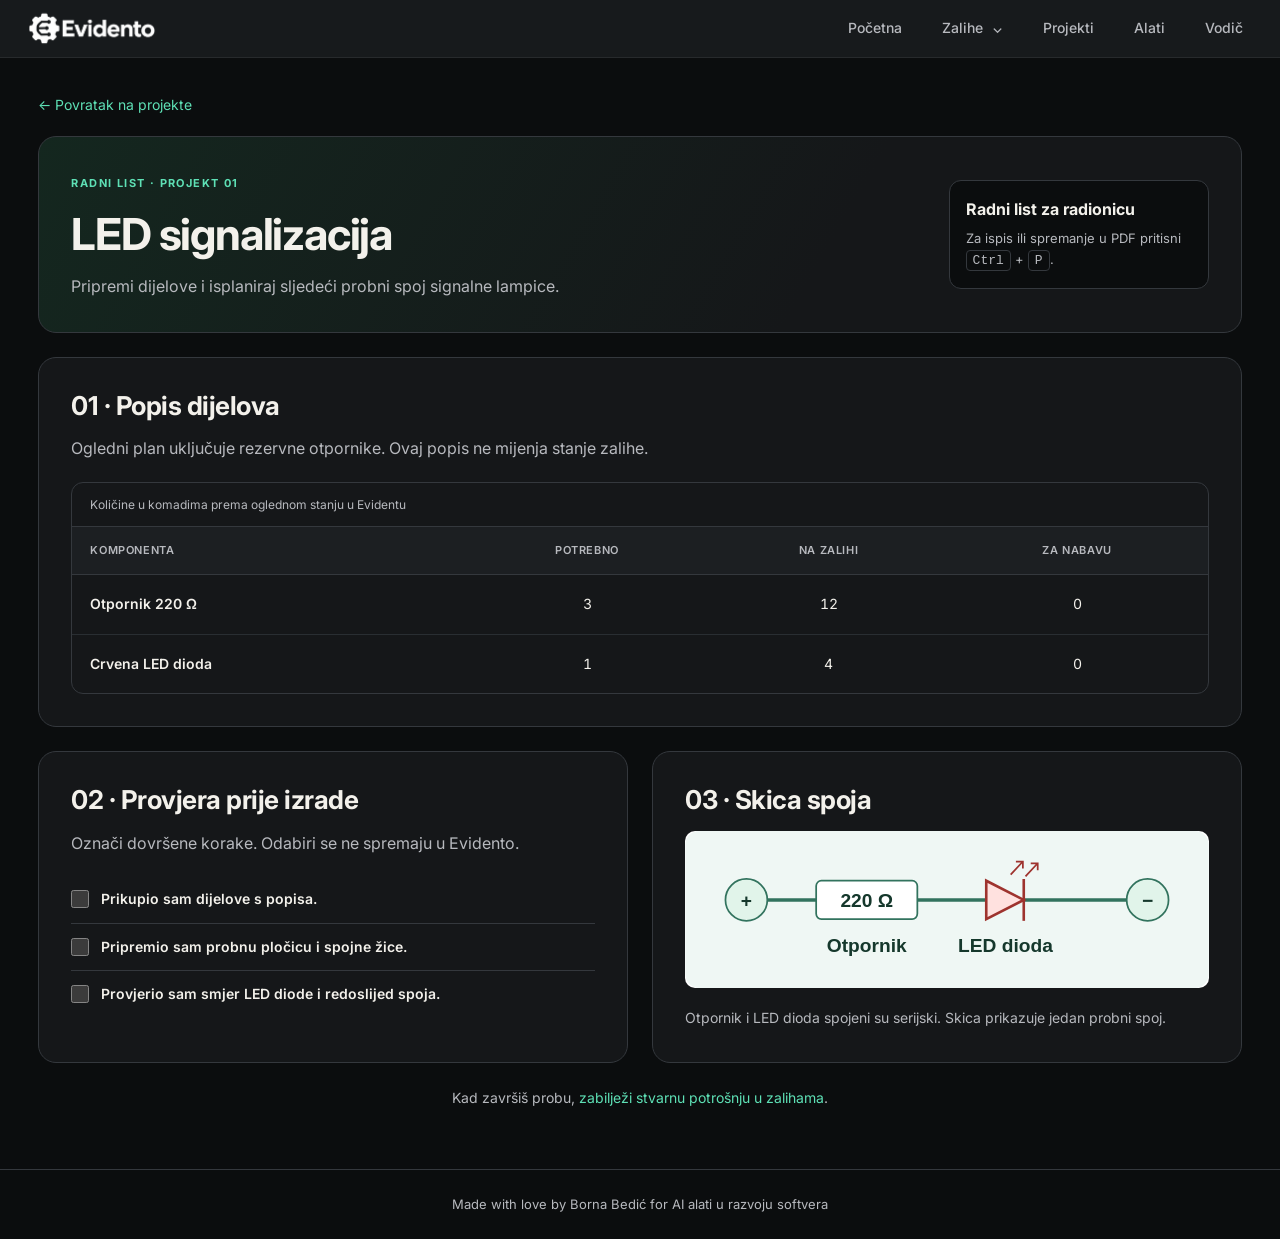
<file: radni-list-led.html>
<!DOCTYPE html>
<html lang="hr">
    <head>
        <meta charset="UTF-8">
        <meta name="viewport" content="width=device-width, initial-scale=1.0">
        <title>LED signalizacija — radni list | Evidento</title>
        <link
            href="https://fonts.googleapis.com/css2?family=Inter:wght@400;500;600;700;800&display=swap"
            rel="stylesheet"
        >
        <link rel="stylesheet" href="style.css">
        <link rel="stylesheet" href="radni-list.css">
    </head>
    <body class="stranica-radnog-lista">
        <a class="preskoci-navigaciju" href="#glavni-sadrzaj">Preskoči na sadržaj</a>
        <header id="zaglavlje">
            <div class="sadrzaj-zaglavlja">
                <a id="poveznica-logo" href="index.html">
                    <img id="logo" src="media/evidento-logo.png" alt="Evidento početna" width="2172" height="724">
                </a>
                <nav id="navigacija" aria-label="Glavna navigacija">
                    <a href="index.html">Početna</a>
                    <details class="izbornik-zaliha">
                        <summary>Zalihe <span aria-hidden="true">⌄</span></summary>
                        <div class="padajuci-izbornik">
                            <div class="opis-izbornika">
                                <strong>Tvoja radionica</strong>
                                <p>Što imaš, što dodaješ i što trošiš.</p>
                            </div>
                            <div class="poveznice-izbornika">
                                <a href="zalihe.html"><strong>Trenutno stanje</strong><span>Dostupne komponente i količine</span></a>
                                <a href="zalihe.html#povijest-promjena"><strong>Povijest promjena</strong><span>Dodavanje, potrošnja i namjena</span></a>
                                <a href="zalihe.html#unos-promjene"><strong>Unos promjene</strong><span>Dodaj komade ili evidentiraj potrošnju</span></a>
                                <a href="zalihe.html#nova-komponenta"><strong>Nova komponenta</strong><span>Dio koji još nemaš u evidenciji</span></a>
                            </div>
                        </div>
                    </details>
                    <a href="projekti.html">Projekti</a>
                    <a href="alati.html">Alati</a>
                    <a href="vodic.html">Vodič</a>
                </nav>
            </div>
        </header>
        <main id="glavni-sadrzaj" tabindex="-1">
            <p class="samo-zaslon povratak-na-projekte">
                <a href="projekti.html#projekt-led-signalizacija">← Povratak na projekte</a>
            </p>
            <section class="uvod-radnog-lista" aria-labelledby="naslov-radnog-lista">
                <div>
                    <span class="mala-oznaka">RADNI LIST · PROJEKT 01</span>
                    <h1 id="naslov-radnog-lista">LED signalizacija</h1>
                    <p>Pripremi dijelove i isplaniraj sljedeći probni spoj signalne lampice.</p>
                </div>
                <aside class="uputa-za-ispis samo-zaslon" aria-label="Uputa za ispis">
                    <strong>Radni list za radionicu</strong>
                    <p>Za ispis ili spremanje u PDF pritisni <kbd>Ctrl</kbd> + <kbd>P</kbd>.</p>
                </aside>
            </section>
            <section class="panel-radnog-lista" aria-labelledby="naslov-popisa">
                <h2 id="naslov-popisa">01 · Popis dijelova</h2>
                <p>Ogledni plan uključuje rezervne otpornike. Ovaj popis ne mijenja stanje zalihe.</p>
                <div
                    class="omotac-tablice"
                    role="region"
                    aria-label="Popis dijelova za LED signalizaciju"
                    tabindex="0"
                >
                    <table>
                        <caption>Količine u komadima prema oglednom stanju u Evidentu</caption>
                        <thead>
                            <tr>
                                <th scope="col">Komponenta</th>
                                <th scope="col" class="broj">Potrebno</th>
                                <th scope="col" class="broj">Na zalihi</th>
                                <th scope="col" class="broj">Za nabavu</th>
                            </tr>
                        </thead>
                        <tbody>
                            <tr>
                                <th scope="row">Otpornik 220 Ω</th>
                                <td class="broj">3</td>
                                <td class="broj">12</td>
                                <td class="broj">0</td>
                            </tr>
                            <tr>
                                <th scope="row">Crvena LED dioda</th>
                                <td class="broj">1</td>
                                <td class="broj">4</td>
                                <td class="broj">0</td>
                            </tr>
                        </tbody>
                    </table>
                </div>
            </section>
            <div class="raspored-pripreme">
                <section class="panel-radnog-lista" aria-labelledby="naslov-provjere">
                    <h2 id="naslov-provjere">02 · Provjera prije izrade</h2>
                    <p class="samo-zaslon">Označi dovršene korake. Odabiri se ne spremaju u Evidento.</p>
                    <ul class="lista-provjere">
                        <li>
                            <label>
                                <input type="checkbox" name="prikupljeni-dijelovi">
                                <span>Prikupio sam dijelove s popisa.</span>
                            </label>
                        </li>
                        <li>
                            <label>
                                <input type="checkbox" name="pripremljen-alat">
                                <span>Pripremio sam probnu pločicu i spojne žice.</span>
                            </label>
                        </li>
                        <li>
                            <label>
                                <input type="checkbox" name="provjeren-spoj">
                                <span>Provjerio sam smjer LED diode i redoslijed spoja.</span>
                            </label>
                        </li>
                    </ul>
                </section>
                <section class="panel-radnog-lista" aria-labelledby="naslov-skice">
                    <h2 id="naslov-skice">03 · Skica spoja</h2>
                    <figure class="skica-radnog-lista">
                        <iframe
                            class="samo-zaslon"
                            src="media/skica-led-signalizacije.svg"
                            title="Skica serijskog spoja otpornika i LED diode"
                            width="600"
                            height="180"
                            sandbox
                        ></iframe>
                        <img
                            class="samo-ispis"
                            src="media/skica-led-signalizacije.svg"
                            alt="Od pozitivnog priključka spoj ide kroz otpornik i LED diodu do negativnog priključka."
                            width="600"
                            height="180"
                        >
                        <figcaption>Otpornik i LED dioda spojeni su serijski. Skica prikazuje jedan probni spoj.</figcaption>
                    </figure>
                </section>
            </div>
            <p class="samo-zaslon poveznica-na-potrosnju">
                Kad završiš probu, <a href="zalihe.html#unos-promjene">zabilježi stvarnu potrošnju u zalihama</a>.
            </p>
        </main>
        <footer id="podnozje">
            <p>Made with love by Borna Bedić for AI alati u razvoju softvera</p>
        </footer>
    </body>
</html>
</file>
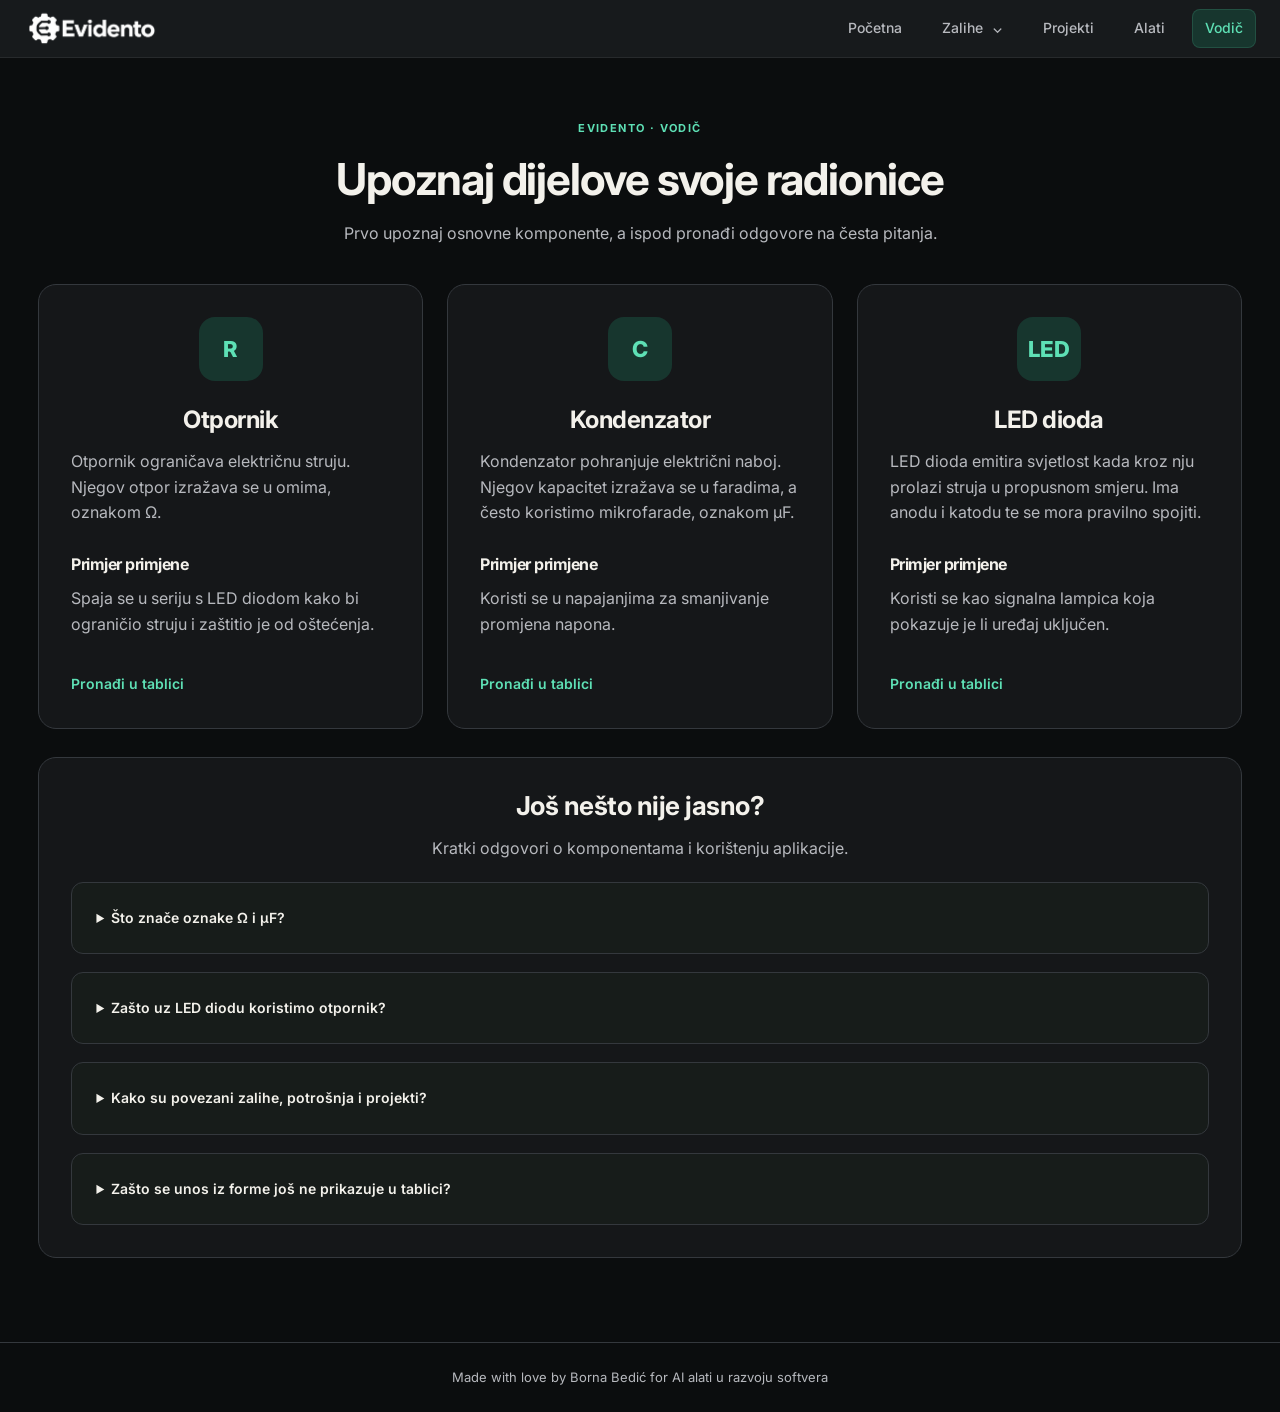
<file: vodic.html>
<!DOCTYPE html>
<html lang="hr">
    <head>
        <meta charset="UTF-8">
        <meta name="viewport" content="width=device-width, initial-scale=1.0">
        <meta
            name="description"
            content="Evidento — evidencija elektroničkih komponenti, projekti i edukativni alati."
        >
        <title>Vodič | Evidento</title>
        <link
            href="https://fonts.googleapis.com/css2?family=Inter:wght@400;500;600;700;800&display=swap"
            rel="stylesheet"
        >
        <link rel="stylesheet" href="style.css">
    </head>
    <body>
        <a class="preskoci-navigaciju" href="#glavni-sadrzaj">Preskoči na sadržaj</a>
        <header id="zaglavlje">
            <div class="sadrzaj-zaglavlja">
                <a id="poveznica-logo" href="index.html">
                    <img id="logo" src="media/evidento-logo.png" alt="Evidento početna" width="2172" height="724">
                </a>
                <nav id="navigacija" aria-label="Glavna navigacija">
                    <a href="index.html">Početna</a>
                    <details class="izbornik-zaliha">
                        <summary>Zalihe <span aria-hidden="true">⌄</span></summary>
                        <div class="padajuci-izbornik">
                            <div class="opis-izbornika">
                                <strong>Tvoja radionica</strong>
                                <p>Što imaš, što dodaješ i što trošiš.</p>
                            </div>
                            <div class="poveznice-izbornika">
                                <a href="zalihe.html"><strong>Trenutno stanje</strong><span>Dostupne komponente i količine</span></a>
                                <a href="zalihe.html#povijest-promjena"><strong>Povijest promjena</strong><span>Dodavanje, potrošnja i namjena</span></a>
                                <a href="zalihe.html#unos-promjene"><strong>Unos promjene</strong><span>Dodaj komade ili evidentiraj potrošnju</span></a>
                                <a href="zalihe.html#nova-komponenta"><strong>Nova komponenta</strong><span>Dio koji još nemaš u evidenciji</span></a>
                            </div>
                        </div>
                    </details>
                    <a href="projekti.html">Projekti</a>
                    <a href="alati.html">Alati</a>
                    <a href="vodic.html" aria-current="page">Vodič</a>
                </nav>
            </div>
        </header>
        <main id="glavni-sadrzaj" tabindex="-1">
            <div id="uvod-vodica" class="uvod-stranice">
                <span class="mala-oznaka">EVIDENTO · VODIČ</span>
                <h1>Upoznaj dijelove svoje radionice</h1>
                <p>Prvo upoznaj osnovne komponente, a ispod pronađi odgovore na česta pitanja.</p>
            </div>
            <div id="kartice-komponenti">
                <article class="kartica-komponente" id="vodic-otpornik">
                    <span class="oznaka-komponente">R</span>
                    <h2 class="naslov-komponente">Otpornik</h2>
                    <p>
                        Otpornik ograničava električnu struju.
                        Njegov otpor izražava se u omima, oznakom Ω.
                    </p>
                    <h3>Primjer primjene</h3>
                    <p>
                        Spaja se u seriju s LED diodom kako bi
                        ograničio struju i zaštitio je od oštećenja.
                    </p>
                    <a href="zalihe.html#komponenta-otpornik">Pronađi u tablici</a>
                </article>
                <article class="kartica-komponente" id="vodic-kondenzator">
                    <span class="oznaka-komponente">C</span>
                    <h2 class="naslov-komponente">Kondenzator</h2>
                    <p>
                        Kondenzator pohranjuje električni naboj.
                        Njegov kapacitet izražava se u faradima,
                        a često koristimo mikrofarade, oznakom µF.
                    </p>
                    <h3>Primjer primjene</h3>
                    <p>
                        Koristi se u napajanjima za smanjivanje
                        promjena napona.
                    </p>
                    <a href="zalihe.html#komponenta-kondenzator">Pronađi u tablici</a>
                </article>
                <article class="kartica-komponente" id="vodic-led">
                    <span class="oznaka-komponente">LED</span>
                    <h2 class="naslov-komponente">LED dioda</h2>
                    <p>
                        LED dioda emitira svjetlost kada kroz nju
                        prolazi struja u propusnom smjeru.
                        Ima anodu i katodu te se mora pravilno spojiti.
                    </p>
                    <h3>Primjer primjene</h3>
                    <p>
                        Koristi se kao signalna lampica koja
                        pokazuje je li uređaj uključen.
                    </p>
                    <a href="zalihe.html#komponenta-led">Pronađi u tablici</a>
                </article>
            </div>
            <section id="cesta-pitanja" aria-labelledby="naslov-pitanja">
                <h2 id="naslov-pitanja">Još nešto nije jasno?</h2>
                <p>Kratki odgovori o komponentama i korištenju aplikacije.</p>
                <details>
                    <summary>Što znače oznake Ω i µF?</summary>
                    <p>Ω označava om, mjernu jedinicu električnog otpora.
                        µF označava mikrofarad, milijunti dio farada, jedinice kapaciteta.</p>
                </details>
                <details>
                    <summary>Zašto uz LED diodu koristimo otpornik?</summary>
                    <p>Otpornik ograničava struju kroz LED diodu i tako je štiti
                        od oštećenja. Vrijednost otpornika ovisi o naponu napajanja
                        i karakteristikama diode.</p>
                </details>
                <details>
                    <summary>Kako su povezani zalihe, potrošnja i projekti?</summary>
                    <p>Na stranici Zalihe zajedno prikazujemo dostupne dijelove i povijest dodavanja i potrošnje. Potrošnju možeš povezati s projektom.</p>
                </details>
                <details>
                    <summary>Zašto se unos iz forme još ne prikazuje u tablici?</summary>
                    <p>Trenutno radimo HTML i CSS. Forme provjeravaju obavezna polja
                        i dopušteni raspon količine. Spremanje podataka i ažuriranje
                        tablica dodat ćemo kada počnemo raditi JavaScript.</p>
                </details>
            </section>
        </main>
        <footer id="podnozje">
            <p>Made with love by Borna Bedić for AI alati u razvoju softvera</p>
        </footer>
    </body>
</html>
</file>
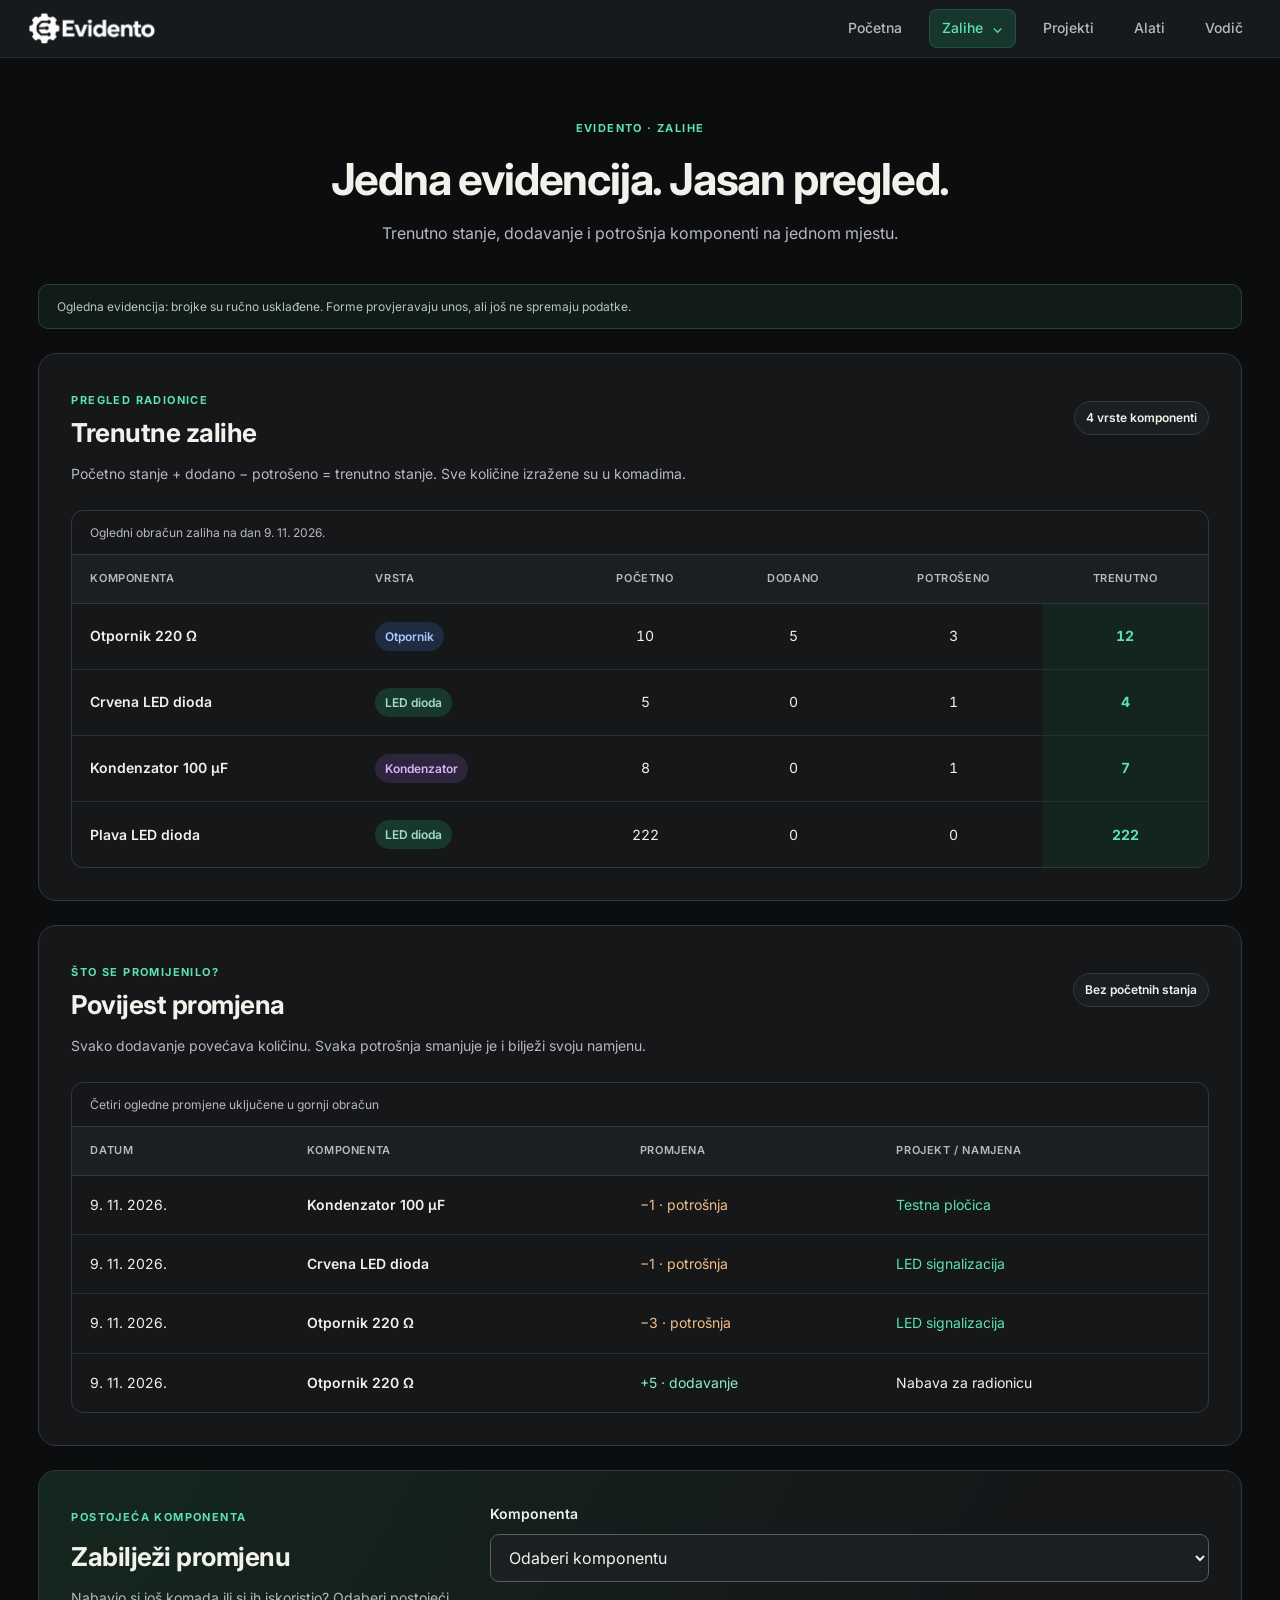
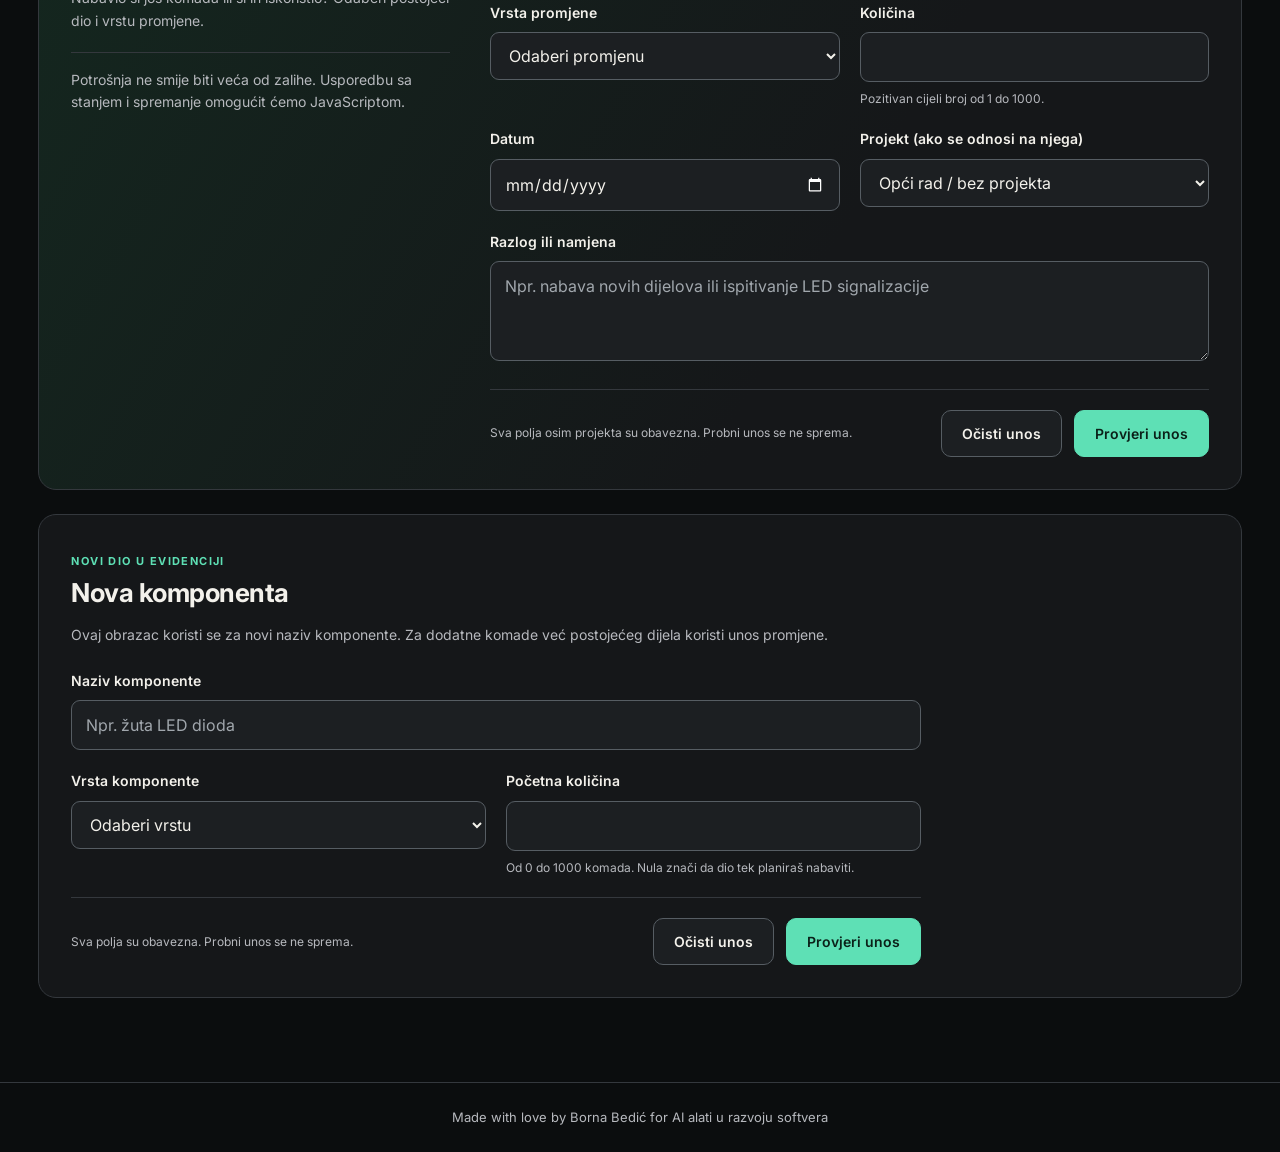
<file: zalihe.html>
<!DOCTYPE html>
<html lang="hr">
    <head>
        <meta charset="UTF-8">
        <meta name="viewport" content="width=device-width, initial-scale=1.0">
        <meta
            name="description"
            content="Evidento — evidencija elektroničkih komponenti, projekti i edukativni alati."
        >
        <title>Zalihe | Evidento</title>
        <link
            href="https://fonts.googleapis.com/css2?family=Inter:wght@400;500;600;700;800&display=swap"
            rel="stylesheet"
        >
        <link rel="stylesheet" href="style.css">
    </head>
    <body>
        <a class="preskoci-navigaciju" href="#glavni-sadrzaj">Preskoči na sadržaj</a>
        <header id="zaglavlje">
            <div class="sadrzaj-zaglavlja">
                <a id="poveznica-logo" href="index.html">
                    <img id="logo" src="media/evidento-logo.png" alt="Evidento početna" width="2172" height="724">
                </a>
                <nav id="navigacija" aria-label="Glavna navigacija">
                    <a href="index.html">Početna</a>
                    <details class="izbornik-zaliha">
                        <summary class="aktivna-stavka">Zalihe <span aria-hidden="true">⌄</span></summary>
                        <div class="padajuci-izbornik">
                            <div class="opis-izbornika">
                                <strong>Tvoja radionica</strong>
                                <p>Što imaš, što dodaješ i što trošiš.</p>
                            </div>
                            <div class="poveznice-izbornika">
                                <a href="zalihe.html" aria-current="page"><strong>Trenutno stanje</strong><span>Dostupne komponente i količine</span></a>
                                <a href="zalihe.html#povijest-promjena"><strong>Povijest promjena</strong><span>Dodavanje, potrošnja i namjena</span></a>
                                <a href="zalihe.html#unos-promjene"><strong>Unos promjene</strong><span>Dodaj komade ili evidentiraj potrošnju</span></a>
                                <a href="zalihe.html#nova-komponenta"><strong>Nova komponenta</strong><span>Dio koji još nemaš u evidenciji</span></a>
                            </div>
                        </div>
                    </details>
                    <a href="projekti.html">Projekti</a>
                    <a href="alati.html">Alati</a>
                    <a href="vodic.html">Vodič</a>
                </nav>
            </div>
        </header>
        <main id="glavni-sadrzaj" tabindex="-1">
            <div class="uvod-stranice">
                <span class="mala-oznaka">EVIDENTO · ZALIHE</span>
                <h1>Jedna evidencija. Jasan pregled.</h1>
                <p>Trenutno stanje, dodavanje i potrošnja komponenti na jednom mjestu.</p>
            </div>
            <p class="obavijest-prototipa">Ogledna evidencija: brojke su ručno usklađene. Forme provjeravaju unos, ali još ne spremaju podatke.</p>
            <section id="trenutno-stanje" class="pregled-panel" aria-labelledby="naslov-stanja">
                <div class="naslov-panela">
                    <div>
                        <span class="mala-oznaka">PREGLED RADIONICE</span>
                        <h2 id="naslov-stanja">Trenutne zalihe</h2>
                    </div>
                    <span class="oznaka-pregleda">4 vrste komponenti</span>
                </div>
                <p class="opis-sekcije">Početno stanje + dodano − potrošeno = trenutno stanje. Sve količine izražene su u komadima.</p>
                <div class="omotac-tablice" role="region" aria-label="Stanje komponenti" tabindex="0">
                    <table id="tablica-zaliha">
                        <caption>Ogledni obračun zaliha na dan 9. 11. 2026.</caption>
                        <thead>
                            <tr>
                                <th scope="col">Komponenta</th>
                                <th scope="col">Vrsta</th>
                                <th scope="col" class="broj">Početno</th>
                                <th scope="col" class="broj">Dodano</th>
                                <th scope="col" class="broj">Potrošeno</th>
                                <th scope="col" class="broj">Trenutno</th>
                            </tr>
                        </thead>
                        <tbody>
                            <tr id="komponenta-otpornik">
                                <th scope="row">Otpornik 220 Ω</th>
                                <td><span class="kategorija kategorija-otpornik">Otpornik</span></td>
                                <td class="broj">10</td>
                                <td class="broj">5</td>
                                <td class="broj">3</td>
                                <td class="broj stanje-zalihe">12</td>
                            </tr>
                            <tr id="komponenta-led">
                                <th scope="row">Crvena LED dioda</th>
                                <td><span class="kategorija kategorija-led">LED dioda</span></td>
                                <td class="broj">5</td>
                                <td class="broj">0</td>
                                <td class="broj">1</td>
                                <td class="broj stanje-zalihe">4</td>
                            </tr>
                            <tr id="komponenta-kondenzator">
                                <th scope="row">Kondenzator 100 µF</th>
                                <td><span class="kategorija kategorija-kondenzator">Kondenzator</span></td>
                                <td class="broj">8</td>
                                <td class="broj">0</td>
                                <td class="broj">1</td>
                                <td class="broj stanje-zalihe">7</td>
                            </tr>
                            <tr id="komponenta-plava-led">
                                <th scope="row">Plava LED dioda</th>
                                <td><span class="kategorija kategorija-led">LED dioda</span></td>
                                <td class="broj">222</td>
                                <td class="broj">0</td>
                                <td class="broj">0</td>
                                <td class="broj stanje-zalihe">222</td>
                            </tr>
                        </tbody>
                    </table>
                </div>
            </section>
            <section id="povijest-promjena" aria-labelledby="naslov-povijesti">
                <div class="naslov-panela">
                    <div>
                        <span class="mala-oznaka">ŠTO SE PROMIJENILO?</span>
                        <h2 id="naslov-povijesti">Povijest promjena</h2>
                    </div>
                    <span class="oznaka-pregleda">Bez početnih stanja</span>
                </div>
                <p class="opis-sekcije">Svako dodavanje povećava količinu. Svaka potrošnja smanjuje je i bilježi svoju namjenu.</p>
                <div class="omotac-tablice" role="region" aria-label="Dodavanje i potrošnja komponenti" tabindex="0">
                    <table id="tablica-promjena">
                        <caption>Četiri ogledne promjene uključene u gornji obračun</caption>
                        <thead>
                            <tr>
                                <th scope="col">Datum</th>
                                <th scope="col">Komponenta</th>
                                <th scope="col">Promjena</th>
                                <th scope="col">Projekt / namjena</th>
                            </tr>
                        </thead>
                        <tbody>
                            <tr>
                                <td><time datetime="2026-11-09">9. 11. 2026.</time></td>
                                <th scope="row">Kondenzator 100 µF</th>
                                <td><span class="promjena-potrosnja">−1 · potrošnja</span></td>
                                <td><a href="projekti.html#projekt-testna-plocica">Testna pločica</a></td>
                            </tr>
                            <tr>
                                <td><time datetime="2026-11-09">9. 11. 2026.</time></td>
                                <th scope="row">Crvena LED dioda</th>
                                <td><span class="promjena-potrosnja">−1 · potrošnja</span></td>
                                <td><a href="projekti.html#projekt-led-signalizacija">LED signalizacija</a></td>
                            </tr>
                            <tr>
                                <td><time datetime="2026-11-09">9. 11. 2026.</time></td>
                                <th scope="row">Otpornik 220 Ω</th>
                                <td><span class="promjena-potrosnja">−3 · potrošnja</span></td>
                                <td><a href="projekti.html#projekt-led-signalizacija">LED signalizacija</a></td>
                            </tr>
                            <tr>
                                <td><time datetime="2026-11-09">9. 11. 2026.</time></td>
                                <th scope="row">Otpornik 220 Ω</th>
                                <td><span class="promjena-dodavanje">+5 · dodavanje</span></td>
                                <td>Nabava za radionicu</td>
                            </tr>
                        </tbody>
                    </table>
                </div>
            </section>
            <section id="unos-promjene" class="unos-panel" aria-labelledby="naslov-promjene">
                <div class="opis-unosa">
                    <span class="mala-oznaka">POSTOJEĆA KOMPONENTA</span>
                    <h2 id="naslov-promjene">Zabilježi promjenu</h2>
                    <p>Nabavio si još komada ili si ih iskoristio? Odaberi postojeći dio i vrstu promjene.</p>
                    <p class="napomena-forme" id="napomena-promjene">Potrošnja ne smije biti veća od zalihe. Usporedbu sa stanjem i spremanje omogućit ćemo JavaScriptom.</p>
                </div>
                <form
                    id="forma-promjene"
                    class="forma-evidencije"
                    method="get"
                    action="zalihe.html#unos-promjene"
                    aria-describedby="napomena-promjene"
                >
                    <input type="hidden" name="obrazac" value="promjena-zalihe">
                    <p class="polje-puna-sirina">
                        <label for="promjena-komponenta">Komponenta</label>
                        <select id="promjena-komponenta" name="komponenta" required>
                            <option value="">Odaberi komponentu</option>
                            <option value="otpornik-220">Otpornik 220 Ω</option>
                            <option value="led-crvena">Crvena LED dioda</option>
                            <option value="kondenzator-100">Kondenzator 100 µF</option>
                            <option value="led-plava">Plava LED dioda</option>
                        </select>
                    </p>
                    <p>
                        <label for="vrsta-promjene">Vrsta promjene</label>
                        <select id="vrsta-promjene" name="promjena" required>
                            <option value="">Odaberi promjenu</option>
                            <option value="dodavanje">Dodavanje na zalihu</option>
                            <option value="potrosnja">Potrošnja</option>
                        </select>
                    </p>
                    <p>
                        <label for="kolicina-promjene">Količina</label>
                        <input
                            type="number"
                            id="kolicina-promjene"
                            name="kolicina"
                            min="1"
                            max="1000"
                            step="1"
                            required
                            aria-describedby="pomoc-kolicine"
                        >
                        <small class="pomoc-polja" id="pomoc-kolicine">Pozitivan cijeli broj od 1 do 1000.</small>
                    </p>
                    <p>
                        <label for="datum-promjene">Datum</label>
                        <input type="date" id="datum-promjene" name="datum" required>
                    </p>
                    <p>
                        <label for="projekt-promjene">Projekt (ako se odnosi na njega)</label>
                        <select id="projekt-promjene" name="projekt">
                            <option value="">Opći rad / bez projekta</option>
                            <option value="led-signalizacija">LED signalizacija</option>
                            <option value="semafor">Semafor</option>
                            <option value="testna-plocica">Testna pločica</option>
                        </select>
                    </p>
                    <p class="polje-puna-sirina">
                        <label for="razlog-promjene">Razlog ili namjena</label>
                        <textarea
                            id="razlog-promjene"
                            name="razlog"
                            rows="2"
                            maxlength="300"
                            placeholder="Npr. nabava novih dijelova ili ispitivanje LED signalizacije"
                            required
                        ></textarea>
                    </p>
                    <div class="radnje-forme">
                        <span class="uputa-forme">Sva polja osim projekta su obavezna. Probni unos se ne sprema.</span>
                        <div class="gumbi-forme">
                            <button class="gumb-ocisti" type="reset">Očisti unos</button>
                            <button class="gumb-glavni" type="submit">Provjeri unos</button>
                        </div>
                    </div>
                </form>
            </section>
            <section id="nova-komponenta" aria-labelledby="naslov-nove-komponente">
                <div class="naslov-panela">
                    <div>
                        <span class="mala-oznaka">NOVI DIO U EVIDENCIJI</span>
                        <h2 id="naslov-nove-komponente">Nova komponenta</h2>
                    </div>
                </div>
                <p class="opis-sekcije">Ovaj obrazac koristi se za novi naziv komponente. Za dodatne komade već postojećeg dijela koristi unos promjene.</p>
                <form
                    id="forma-nove-komponente"
                    class="forma-evidencije"
                    method="get"
                    action="zalihe.html#nova-komponenta"
                    aria-describedby="napomena-nove-komponente"
                >
                    <input type="hidden" name="obrazac" value="nova-komponenta">
                    <p class="polje-puna-sirina">
                        <label for="naziv-komponente">Naziv komponente</label>
                        <input
                            type="text"
                            id="naziv-komponente"
                            name="naziv"
                            maxlength="100"
                            placeholder="Npr. žuta LED dioda"
                            required
                        >
                    </p>
                    <p>
                        <label for="kategorija-komponente">Vrsta komponente</label>
                        <select id="kategorija-komponente" name="kategorija" required>
                            <option value="">Odaberi vrstu</option>
                            <option value="otpornik">Otpornik</option>
                            <option value="kondenzator">Kondenzator</option>
                            <option value="led">LED dioda</option>
                            <option value="ostalo">Ostalo</option>
                        </select>
                    </p>
                    <p>
                        <label for="pocetna-kolicina">Početna količina</label>
                        <input
                            type="number"
                            id="pocetna-kolicina"
                            name="pocetna-kolicina"
                            min="0"
                            max="1000"
                            step="1"
                            required
                        >
                        <small class="pomoc-polja">Od 0 do 1000 komada. Nula znači da dio tek planiraš nabaviti.</small>
                    </p>
                    <div class="radnje-forme">
                        <span class="uputa-forme" id="napomena-nove-komponente">Sva polja su obavezna. Probni unos se ne sprema.</span>
                        <div class="gumbi-forme">
                            <button class="gumb-ocisti" type="reset">Očisti unos</button>
                            <button class="gumb-glavni" type="submit">Provjeri unos</button>
                        </div>
                    </div>
                </form>
            </section>
        </main>
        <footer id="podnozje">
            <p>Made with love by Borna Bedić for AI alati u razvoju softvera</p>
        </footer>
    </body>
</html>
</file>
<file: style.css>
/* Paleta boja i osnovni stilovi */
:root {
    color-scheme: dark;
    --pozadina-stranice: #0b0d0e;
    --pozadina-kartice: #151719;
    --pozadina-polja: #1c1f22;
    --pozadina-navigacije: #171a1c;
    --boja-teksta: #f3f1eb;
    --boja-sporednog-teksta: #b7b9be;
    --boja-ruba: #34383d;
    --naglasena-boja: #5ee0b5;
    --naglasena-boja-hover: #8ceccd;
    --pozadina-naglaska: #17362e;
}

* {
    /* padding i border računaju se unutar zadane širine */
    box-sizing: border-box;
}

body {
    display: flex;
    flex-direction: column;
    min-height: 100vh;
    margin: 0;
    font-family: "Inter", Arial, sans-serif;
    font-size: 16px;
    line-height: 1.6;
    color: var(--boja-teksta);
    background: var(--pozadina-stranice);
}

a {
    color: var(--naglasena-boja);
    text-decoration: none;
}

a:hover {
    text-decoration: underline;
}

a:focus-visible,
button:focus-visible,
summary:focus-visible,
.omotac-tablice:focus-visible {
    outline: 3px solid var(--naglasena-boja);
    outline-offset: 4px;
}

h1, h2, h3 {
    margin: 0 0 14px;
    line-height: 1.25;
    letter-spacing: -0.5px;
}

h1 {
    font-size: clamp(30px, 4vw, 44px);
    letter-spacing: -1.2px;
}

h2 {
    font-size: 26px;
}

h3 {
    font-size: 20px;
}

p {
    margin: 0 0 20px;
    color: var(--boja-sporednog-teksta);
}

p:last-child {
    margin-bottom: 0;
}

.preskoci-navigaciju {
    position: absolute;
    top: 10px;
    left: 16px;
    z-index: 100;
    padding: 10px 16px;
    color: #0b2119;
    background: var(--naglasena-boja);
    border-radius: 8px;
    transform: translateY(-180%);
}

.preskoci-navigaciju:focus {
    transform: translateY(0);
}

/* Zaglavlje, navigacija i izbornik zaliha */
#zaglavlje {
    position: relative;
    z-index: 20;
    padding: 6px 0;
    background: var(--pozadina-navigacije);
    border-bottom: 1px solid #ffffff12;
}

.sadrzaj-zaglavlja {
    display: flex;
    align-items: center;
    justify-content: space-between;
    gap: 32px;
    padding: 0 24px;
}

#poveznica-logo {
    flex-shrink: 0;
    border-radius: 6px;
}

#logo {
    display: block;
    width: 135px;
    height: auto;
    filter: grayscale(1) brightness(0) invert(1);
}

#navigacija {
    position: relative;
    display: flex;
    align-items: center;
    gap: 14px;
    min-width: 0;
}

#navigacija > a,
.izbornik-zaliha > summary {
    display: block;
    padding: 7px 12px;
    margin: 0;
    color: var(--boja-sporednog-teksta);
    font-size: 14px;
    font-weight: 500;
    white-space: nowrap;
    border: 1px solid transparent;
    border-radius: 8px;
    cursor: pointer;
    transition-property: color, background-color, border-color;
    transition-duration: 0.2s;
}

.izbornik-zaliha > summary {
    list-style: none;
}

.izbornik-zaliha > summary::-webkit-details-marker {
    display: none;
}

.izbornik-zaliha > summary span {
    margin-left: 5px;
}

#navigacija > a:hover,
.izbornik-zaliha > summary:hover,
.izbornik-zaliha[open] > summary {
    color: var(--boja-teksta);
    background: var(--pozadina-polja);
    text-decoration: none;
}

#navigacija > a[aria-current="page"],
.izbornik-zaliha > .aktivna-stavka {
    color: var(--naglasena-boja);
    background: var(--pozadina-naglaska);
    border-color: #5ee0b526;
}

/* izbornik se pozicionira prema navigaciji */
.padajuci-izbornik {
    position: absolute;
    top: calc(100% + 12px);
    right: 0;
    display: flex;
    width: 650px;
    max-width: calc(100vw - 48px);
    overflow: hidden;
    background: var(--pozadina-kartice);
    border: 1px solid #59615c;
    border-radius: 14px;
    box-shadow: 0 24px 60px #00000088;
}

.opis-izbornika {
    flex-grow: 1;
    flex-shrink: 1;
    flex-basis: 200px;
    padding: 26px;
    background: #101513;
    border-right: 1px solid var(--boja-ruba);
}

.opis-izbornika strong {
    color: var(--naglasena-boja);
}

.opis-izbornika p {
    margin: 10px 0 0;
    font-size: 13px;
}

.poveznice-izbornika {
    flex-grow: 2;
    flex-shrink: 1;
    flex-basis: 300px;
    padding: 10px;
}

.poveznice-izbornika a {
    display: flex;
    flex-direction: column;
    gap: 3px;
    padding: 12px 16px;
    color: var(--boja-teksta);
    border-radius: 8px;
    transition-property: background-color;
    transition-duration: 0.2s;
}

.poveznice-izbornika a:hover {
    background: var(--pozadina-polja);
    text-decoration: none;
}

.poveznice-izbornika a span {
    color: var(--boja-sporednog-teksta);
    font-size: 12px;
}

/* Zajednički raspored stranica */
#glavni-sadrzaj {
    /* glavni sadržaj popunjava slobodnu visinu do footera */
    flex-grow: 1;
    flex-shrink: 1;
    flex-basis: 0%;
    width: 94%;
    max-width: 1280px;
    margin: 36px auto 60px;
    min-width: 0;
    animation-name: pojavljenje-sadrzaja;
    animation-duration: 0.45s;
    animation-timing-function: ease-out;
    animation-iteration-count: 1;
}

section,
.kartica-projekta,
.kartica-komponente {
    min-width: 0;
    padding: 32px;
    margin-bottom: 24px;
    background: var(--pozadina-kartice);
    border: 1px solid var(--boja-ruba);
    border-radius: 18px;
}

section[id],
article[id] {
    scroll-margin-top: 24px;
}

.mala-oznaka {
    display: inline-block;
    margin-bottom: 14px;
    color: var(--naglasena-boja);
    font-size: 11px;
    font-weight: 700;
    letter-spacing: 1.4px;
}

.uvod-stranice {
    padding: 20px 0 10px;
    margin-bottom: 28px;
    text-align: center;
}

.uvod-stranice p {
    max-width: 740px;
    margin: 0 auto;
}

.obavijest-prototipa {
    padding: 12px 18px;
    margin-bottom: 24px;
    color: #b7c6bf;
    font-size: 12px;
    background: #111c17;
    border: 1px solid #254535;
    border-radius: 10px;
}

.naslov-panela,
.vrh-projekta {
    display: flex;
    justify-content: space-between;
    align-items: center;
    flex-wrap: wrap;
    gap: 12px;
    margin-bottom: 14px;
}

.naslov-panela h2 {
    margin: 0;
}

.naslov-panela .mala-oznaka {
    margin-bottom: 7px;
}

.opis-sekcije {
    font-size: 14px;
}

.oznaka-pregleda,
.status {
    display: inline-block;
    padding: 6px 11px;
    font-size: 12px;
    font-weight: 600;
    white-space: nowrap;
    background: var(--pozadina-polja);
    border: 1px solid var(--boja-ruba);
    border-radius: 20px;
}

.gumb-glavni,
.gumb-ocisti {
    display: inline-block;
    padding: 12px 20px;
    font-family: inherit;
    font-size: 14px;
    font-weight: 600;
    line-height: 1.5;
    text-align: center;
    border-radius: 10px;
    cursor: pointer;
    transition-property: background-color, border-color, transform;
    transition-duration: 0.2s;
}

.gumb-glavni {
    color: #0b2119;
    background: var(--naglasena-boja);
    border: 1px solid var(--naglasena-boja);
}

.gumb-ocisti {
    color: var(--boja-teksta);
    background: var(--pozadina-polja);
    border: 1px solid #565d63;
}

.gumb-glavni:hover,
.gumb-glavni:focus-visible {
    background: var(--naglasena-boja-hover);
    transform: translateY(-2px);
    text-decoration: none;
}

.gumb-ocisti:hover,
.gumb-ocisti:focus-visible {
    border-color: var(--naglasena-boja);
    background: var(--pozadina-naglaska);
    text-decoration: none;
}

/* Početna stranica i kružna animacija */
#uvod-pocetne {
    position: relative;
    isolation: isolate;
    display: flex;
    align-items: center;
    justify-content: center;
    min-height: 660px;
    padding: 64px 28px;
    overflow: hidden;
    background: var(--pozadina-stranice);
    border: 0;
    text-align: center;
}

.pozadina-uvoda {
    position: absolute;
    inset: 0;
    overflow: hidden;
    pointer-events: none;
    mix-blend-mode: screen;
    /* samo krajevi nestaju, sredina ostaje vidljiva */
    mask-image: linear-gradient(to bottom, transparent 0%, #00000088 14%, black 28%, black 70%, #00000088 86%, transparent 100%);
    -webkit-mask-image: linear-gradient(to bottom, transparent 0%, #00000088 14%, black 28%, black 70%, #00000088 86%, transparent 100%);
}

.slika-uvoda {
    position: absolute;
    top: 50%;
    left: 50%;
    width: 100%;
    max-width: 920px;
    height: auto;
    aspect-ratio: 1;
    object-fit: contain;
    object-position: center;
    filter: blur(1.4px) brightness(0.95);
    opacity: 0.75;
    /* kružna maska uklanja kvadratne rubove slike pri svakom kutu */
    mask-image: radial-gradient(circle closest-side, black 58%, #000000ee 70%, #00000099 84%, #00000033 94%, transparent 100%);
    -webkit-mask-image: radial-gradient(circle closest-side, black 58%, #000000ee 70%, #00000099 84%, #00000033 94%, transparent 100%);
    transform: translate(-50%, -50%);
    animation-name: kruzenje-komponenti;
    animation-duration: 90s;
    animation-timing-function: linear;
    animation-iteration-count: infinite;
}

/* cijeli krug završi na istom položaju na kojem je počeo */
@keyframes kruzenje-komponenti {
    from {
        transform: translate(-50%, -50%) rotate(0deg);
    }
    to {
        transform: translate(-50%, -50%) rotate(360deg);
    }
}

.tekst-uvoda {
    position: relative;
    z-index: 1;
    max-width: 800px;
    margin: 0 auto;
    text-shadow: 0 2px 12px #00000099;
}

#naslov-uvoda {
    margin-bottom: 24px;
    font-size: clamp(36px, 5vw, 64px);
    letter-spacing: -2px;
    line-height: 1.1;
}

.uvodni-tekst {
    max-width: 650px;
    margin: 0 auto 28px;
    font-size: 18px;
    color: #d2ddd8;
}

.napomena-pocetne {
    font-size: 12px;
}

.naslov-sekcije {
    margin-bottom: 28px;
    text-align: center;
}

/* Zajednički raspored kartica */
.kartice-pocetne,
.popis-projekata {
    display: flex;
    flex-wrap: wrap;
    gap: 22px;
}

.kartica-pocetne {
    /* kartice dijele prostor i prelaze u novi red kad ne stanu */
    flex-grow: 1;
    flex-shrink: 1;
    flex-basis: 260px;
    display: flex;
    flex-direction: column;
    min-width: 0;
    padding: 28px;
    text-align: center;
    background: var(--pozadina-polja);
    border: 1px solid var(--boja-ruba);
    border-radius: 14px;
}

.broj-kartice {
    display: block;
    margin-bottom: 20px;
    color: var(--naglasena-boja);
    font-size: 28px;
    font-weight: 800;
}

.kartica-pocetne p {
    font-size: 14px;
}

.kartica-pocetne .gumb-glavni {
    /* automatski razmak drži gumbe pri dnu kartice */
    margin-top: auto;
}

.kartica-pocetne,
.kartica-projekta,
.kartica-komponente {
    transition-property: transform, border-color, box-shadow;
    transition-duration: 0.25s;
}

.kartica-pocetne:hover,
.kartica-pocetne:focus-within,
.kartica-projekta:hover,
.kartica-projekta:focus-within,
.kartica-komponente:hover,
.kartica-komponente:focus-within {
    transform: translateY(-4px);
    border-color: #397d68;
    box-shadow: 0 12px 26px #00000040;
}

.poveznica-pomoci {
    margin: 28px 0 0;
    font-size: 14px;
    text-align: center;
}

.objasnjenje-logike,
.most-do-vodica {
    display: flex;
    align-items: center;
    flex-wrap: wrap;
    gap: 40px;
}

.objasnjenje-logike > div,
.tijek-rada {
    flex-grow: 1;
    flex-shrink: 1;
    flex-basis: 300px;
}

.tijek-rada {
    padding-left: 26px;
    margin: 0;
}

.tijek-rada li {
    padding: 10px 0 10px 12px;
    color: var(--naglasena-boja);
}

.tijek-rada strong,
.tijek-rada span {
    display: block;
}

.tijek-rada strong {
    color: var(--boja-teksta);
}

.tijek-rada span {
    color: var(--boja-sporednog-teksta);
    font-size: 14px;
}

/* Tablice i oznake stanja zalihe */
.omotac-tablice {
    overflow-x: auto;
    margin-top: 24px;
    border: 1px solid var(--boja-ruba);
    border-radius: 12px;
}

table {
    width: 100%;
    min-width: 560px;
    border-collapse: collapse;
    text-align: left;
}

#tablica-zaliha {
    min-width: 780px;
}

caption {
    padding: 12px 18px;
    color: var(--boja-sporednog-teksta);
    font-size: 12px;
    text-align: left;
    border-bottom: 1px solid var(--boja-ruba);
}

thead th {
    padding: 15px 18px;
    color: var(--boja-sporednog-teksta);
    background: var(--pozadina-polja);
    font-size: 11px;
    font-weight: 600;
    text-transform: uppercase;
    letter-spacing: 0.6px;
    border-bottom: 1px solid var(--boja-ruba);
}

tbody th,
tbody td {
    padding: 18px;
    font-size: 14px;
    font-weight: 400;
    border-bottom: 1px solid #292e32;
    transition-property: background-color;
    transition-duration: 0.2s;
}

tbody th {
    font-weight: 600;
}

tbody tr:last-child > * {
    border-bottom: 0;
}

tbody tr:hover > * {
    background: #1b2822;
}

.broj {
    text-align: center;
    font-variant-numeric: tabular-nums;
}

.stanje-zalihe {
    color: var(--naglasena-boja);
    font-weight: 700;
    background: #14251d;
}

/* istaknut je redak na koji vodi poveznica s # u adresi */
#tablica-zaliha tr:target > * {
    background: #213a2f;
}

#tablica-zaliha tr:target th {
    box-shadow: inset 4px 0 var(--naglasena-boja);
}

.kategorija {
    display: inline-block;
    padding: 5px 10px;
    font-size: 12px;
    font-weight: 600;
    white-space: nowrap;
    border-radius: 20px;
}

.kategorija-otpornik {
    color: #a9c9ff;
    background: #1e2b40;
}

.kategorija-kondenzator {
    color: #d3b4fa;
    background: #2e243b;
}

.kategorija-led {
    color: #a0dec2;
    background: #18372d;
}

.promjena-dodavanje {
    color: #8ceccd;
    white-space: nowrap;
}

.promjena-potrosnja,
.nedostaje {
    color: #f1be87;
}

/* Forme i provjera unosa */
.unos-panel {
    display: flex;
    align-items: flex-start;
    flex-wrap: wrap;
    gap: 40px;
    background: linear-gradient(120deg, #14271f, var(--pozadina-kartice) 65%);
}

.opis-unosa {
    flex-grow: 1;
    flex-shrink: 1;
    flex-basis: 250px;
    min-width: 0;
}

.opis-unosa p {
    font-size: 14px;
}

.napomena-forme {
    padding-top: 16px;
    font-size: 12px;
    border-top: 1px solid var(--boja-ruba);
}

.forma-evidencije {
    flex-grow: 2;
    flex-shrink: 1;
    flex-basis: 460px;
    display: flex;
    flex-wrap: wrap;
    gap: 20px;
    min-width: 0;
    margin: 0;
}

#forma-nove-komponente {
    max-width: 850px;
    margin-top: 24px;
}

.forma-evidencije > p {
    /* pola reda minus polovica razmaka između polja */
    flex-grow: 1;
    flex-shrink: 1;
    flex-basis: calc(50% - 10px);
    min-width: 0;
    margin: 0;
}

.forma-evidencije > .polje-puna-sirina {
    flex-basis: 100%;
}

label {
    display: block;
    margin-bottom: 8px;
    color: var(--boja-teksta);
    font-size: 14px;
    font-weight: 600;
}

input:not([type="hidden"]):not([type="radio"]),
select,
textarea {
    width: 100%;
    padding: 12px 14px;
    font-family: inherit;
    font-size: 16px;
    line-height: 1.5;
    color: var(--boja-teksta);
    background: var(--pozadina-polja);
    border: 1px solid #565d63;
    border-radius: 9px;
    transition-property: border-color, box-shadow;
    transition-duration: 0.2s;
}

input::placeholder,
textarea::placeholder {
    color: #a1a7ad;
}

input:focus,
select:focus,
textarea:focus {
    outline: 2px solid var(--naglasena-boja);
    outline-offset: 2px;
    border-color: var(--naglasena-boja);
    box-shadow: 0 0 0 5px #5ee0b510;
}

textarea {
    resize: vertical;
    min-height: 100px;
}

.pomoc-polja,
.uputa-forme {
    display: block;
    margin-top: 7px;
    color: var(--boja-sporednog-teksta);
    font-size: 12px;
}

.radnje-forme {
    display: flex;
    justify-content: space-between;
    align-items: center;
    flex-wrap: wrap;
    gap: 18px;
    width: 100%;
    padding-top: 20px;
    border-top: 1px solid var(--boja-ruba);
}

.radnje-forme .uputa-forme {
    flex-grow: 1;
    flex-shrink: 1;
    flex-basis: 180px;
    margin-top: 0;
}

.gumbi-forme {
    display: flex;
    flex-wrap: wrap;
    gap: 12px;
}

/* Projektne kartice */
.popis-projekata {
    align-items: stretch;
    margin-bottom: 28px;
}

.kartica-projekta {
    flex-grow: 1;
    flex-shrink: 1;
    flex-basis: 340px;
    display: flex;
    flex-direction: column;
    margin: 0;
    padding: 26px;
}

.vrh-projekta .broj-kartice {
    margin: 0;
    font-size: 20px;
}

.kartica-projekta h2 {
    font-size: 23px;
}

.kartica-projekta > p {
    font-size: 14px;
}

.status-planirano {
    color: #d3b4fa;
    background: #2e243b;
    border-color: #504060;
}

.status-izrada {
    color: #f1ce93;
    background: #342b1b;
    border-color: #5d4d2b;
}

.status-zavrseno {
    color: #a0dec2;
    background: #18372d;
    border-color: #2e5a48;
}

.projekt-podaci {
    display: flex;
    flex-direction: column;
    gap: 5px;
    margin-bottom: 24px;
    color: #b7b9be;
    font-size: 12px;
}

.detalji-projekta {
    margin-top: auto;
    border-top: 1px solid var(--boja-ruba);
}

.detalji-projekta summary {
    padding: 16px 0;
    font-size: 13px;
    font-weight: 600;
    cursor: pointer;
}

.detalji-projekta[open] summary {
    color: var(--naglasena-boja);
}

.detalji-projekta .omotac-tablice {
    margin-top: 0;
}

.detalji-projekta table {
    min-width: 340px;
}

.detalji-projekta th,
.detalji-projekta td {
    padding: 12px;
    font-size: 12px;
}

.poveznica-kartice {
    display: block;
    padding-top: 18px;
    margin-top: 10px;
    font-size: 13px;
    font-weight: 600;
}

/* Stranica Alati */
.predstavljeni-alat {
    display: flex;
    align-items: center;
    flex-wrap: wrap;
    gap: 40px;
    /* jedna pozadina ispunjava karticu, druga se vidi na rubu */
    border: 1px solid transparent;
    background:
        linear-gradient(var(--pozadina-kartice), var(--pozadina-kartice)) padding-box,
        linear-gradient(135deg, var(--naglasena-boja), #b1f7db 30%, #334b40 70%, var(--naglasena-boja)) border-box;
}

.ilustracija-alata {
    --boja-prvog-prstena: #df3c43;
    --boja-drugog-prstena: #df3c43;
    --boja-treceg-prstena: #854a2c;
    flex-grow: 1;
    flex-shrink: 1;
    flex-basis: 380px;
    display: flex;
    flex-direction: column;
    align-items: center;
    justify-content: center;
    min-width: 0;
    min-height: 340px;
    gap: 28px;
    padding: 24px;
    background: radial-gradient(ellipse at center, #21382f, #101213);
    border: 1px solid var(--boja-ruba);
    border-radius: 14px;
}

.natpis-alata {
    color: var(--boja-sporednog-teksta);
    font-size: 10px;
    text-align: center;
    letter-spacing: 1px;
}

.vrijednost-alata {
    font-size: 32px;
    font-weight: 700;
}

.vrijednost-alata small {
    color: var(--naglasena-boja);
    font-size: 16px;
}

.opis-alata {
    flex-grow: 1;
    flex-shrink: 1;
    flex-basis: 360px;
    min-width: 0;
}

.popis-mogucnosti {
    margin: 0 0 26px;
    padding-left: 20px;
    color: var(--boja-sporednog-teksta);
    font-size: 14px;
}

.popis-mogucnosti li {
    padding-bottom: 8px;
}

.opis-alata .pomoc-polja {
    margin-top: 18px;
}

.most-do-vodica > div {
    flex-grow: 1;
    flex-shrink: 1;
    flex-basis: 350px;
}

.most-do-vodica p {
    margin: 0;
}

.putanja-stranice {
    font-size: 13px;
}

/* Vodič i česta pitanja */
#kartice-komponenti {
    display: grid;
    grid-template-columns: repeat(3, minmax(0, 1fr));
    gap: 24px;
    margin-bottom: 28px;
}

.kartica-komponente {
    display: flex;
    flex-direction: column;
    margin: 0;
}

.oznaka-komponente {
    display: flex;
    align-items: center;
    justify-content: center;
    width: 64px;
    height: 64px;
    margin: 0 auto 24px;
    color: var(--naglasena-boja);
    font-size: 22px;
    font-weight: 800;
    background: var(--pozadina-naglaska);
    border-radius: 16px;
}

.kartica-komponente .naslov-komponente {
    text-align: center;
    font-size: 24px;
}

.kartica-komponente h3 {
    margin: 8px 0 12px;
    font-size: 16px;
}

.kartica-komponente a {
    margin-top: auto;
    padding-top: 16px;
    font-size: 14px;
    font-weight: 600;
}

#cesta-pitanja > h2,
#cesta-pitanja > p {
    text-align: center;
}

#cesta-pitanja details {
    margin-top: 18px;
    background: #171c1a;
    border: 1px solid var(--boja-ruba);
    border-radius: 12px;
}

#cesta-pitanja summary {
    padding: 24px;
    font-size: 14px;
    font-weight: 600;
    cursor: pointer;
    border-radius: 12px;
}

#cesta-pitanja summary:hover {
    background: var(--pozadina-naglaska);
}

#cesta-pitanja details[open] summary {
    color: var(--naglasena-boja);
}

#cesta-pitanja details p {
    padding: 8px 24px 24px;
    margin: 0;
    font-size: 14px;
}

.stara-stranica {
    text-align: center;
}

#podnozje {
    padding: 24px;
    text-align: center;
    border-top: 1px solid var(--boja-ruba);
}

#podnozje p {
    margin: 0;
    font-size: 13px;
}

/* Prilagodba manjim ekranima */
@media (max-width: 900px) {
    #kartice-komponenti {
        grid-template-columns: 1fr;
    }
}

@media (max-width: 850px) {
    .sadrzaj-zaglavlja {
        flex-wrap: wrap;
        gap: 10px;
        padding: 6px 16px;
    }

    #navigacija {
        width: 100%;
        flex-wrap: wrap;
        gap: 4px;
    }

    #navigacija > a,
    .izbornik-zaliha > summary {
        padding: 8px 9px;
        font-size: 13px;
    }

    .padajuci-izbornik {
        left: 0;
        right: auto;
        width: 650px;
        max-width: calc(100vw - 32px);
    }
}

@media (max-width: 600px) {
    #glavni-sadrzaj {
        margin: 24px auto 36px;
    }

    section,
    .kartica-projekta,
    .kartica-komponente {
        padding: 22px;
        border-radius: 14px;
    }

    h2 {
        font-size: 23px;
    }

    .padajuci-izbornik {
        flex-direction: column;
    }

    .opis-izbornika,
    .poveznice-izbornika {
        flex-basis: auto;
    }

    .opis-izbornika {
        padding: 16px 20px;
        border-right: 0;
        border-bottom: 1px solid var(--boja-ruba);
    }

    .opis-izbornika p {
        margin-top: 4px;
    }

    #uvod-pocetne {
        min-height: 600px;
        padding: 44px 16px;
    }

    .slika-uvoda {
        width: 155%;
        height: auto;
        filter: blur(1px);
        opacity: 0.7;
    }

    .uvodni-tekst {
        font-size: 16px;
    }

    .tekst-uvoda .mala-oznaka {
        font-size: 10px;
        letter-spacing: 1px;
    }

    .forma-evidencije > p {
        flex-basis: 100%;
    }

    .unos-panel {
        gap: 24px;
    }

    .radnje-forme,
    .gumbi-forme {
        width: 100%;
        flex-direction: column;
        align-items: stretch;
    }

    .radnje-forme .uputa-forme {
        flex-basis: auto;
    }

    .ilustracija-alata {
        min-height: 260px;
    }
}

@media (prefers-reduced-motion: reduce) {
    *,
    *::before,
    *::after {
        transition-property: none !important;
        animation: none !important;
    }

    .kartica-pocetne:hover,
    .kartica-pocetne:focus-within,
    .kartica-projekta:hover,
    .kartica-projekta:focus-within,
    .kartica-komponente:hover,
    .kartica-komponente:focus-within,
    .gumb-glavni:hover,
    .gumb-glavni:focus-visible {
        transform: none;
    }
}

/* sadržaj se jednom postupno pojavi pri otvaranju stranice */
@keyframes pojavljenje-sadrzaja {
    from {
        opacity: 0;
    }
    to {
        opacity: 1;
    }
}
</file>
<file: otpornici-stilovi.css>
#istrazivac-otpornika {
    /* ove boje koristi prikaz prstenova */
    --boja-prvog-prstena: #df3c43;
    --boja-drugog-prstena: #df3c43;
    --boja-treceg-prstena: #854a2c;
    display: flex;
    align-items: stretch;
    flex-wrap: wrap;
    gap: 24px;
    margin-bottom: 28px;
}

#istrazivac-otpornika > section {
    min-width: 0;
    margin: 0;
}

.prikaz-otpornika {
    flex-grow: 3;
    flex-shrink: 1;
    flex-basis: 500px;
}

.kontrole-otpornika {
    flex-grow: 2;
    flex-shrink: 1;
    flex-basis: 320px;
}

#istrazivac-otpornika h2 {
    font-size: 24px;
}

/* Prikaz otpornika */
.scena-otpornika {
    position: relative;
    display: flex;
    align-items: center;
    justify-content: center;
    min-height: 300px;
    margin-top: 24px;
    overflow: hidden;
    border: 1px solid var(--boja-ruba);
    border-radius: 16px;
    background-color: #101213;
    background-image: linear-gradient(#ffffff06 1px, transparent 1px), linear-gradient(90deg, #ffffff06 1px, transparent 1px), radial-gradient(ellipse at center, #21382f, #101213);
    background-size: 24px 24px, 24px 24px, 100% 100%;
    /* dubina za rotaciju prikaza */
    perspective: 800px;
}

.natpis-scene,
.opis-scene {
    position: absolute;
    color: #b5c9c1;
    font-size: 11px;
    letter-spacing: 1px;
}

.natpis-scene {
    top: 20px;
    left: 20px;
}

.opis-scene {
    right: 16px;
    bottom: 20px;
    left: 16px;
    text-align: center;
    letter-spacing: 0;
}

.model-otpornika {
    display: flex;
    align-items: center;
    width: 84%;
    max-width: 500px;
    height: 110px;
    transform-style: preserve-3d;
    transition-property: transform;
    transition-duration: 0.6s;
}

.zica-otpornika {
    flex-grow: 1;
    flex-shrink: 1;
    flex-basis: 0px;
    height: 9px;
    background: linear-gradient(#727c8c, #f0f4fa 40%, #a9b4c6 60%, #59657a);
    box-shadow: 0 18px 18px #00000055;
}

.zica-lijevo {
    border-radius: 6px 0 0 6px;
}

.zica-desno {
    border-radius: 0 6px 6px 0;
}

.tijelo-otpornika {
    position: relative;
    flex-grow: 3;
    flex-shrink: 1;
    flex-basis: 0px;
    height: 100%;
    overflow: hidden;
    border: 1px solid #a78958;
    border-radius: 34px;
    background: linear-gradient(#9e7f51, #ead6b1 18%, #f6e6c9 35%, #d7bd8e 60%, #997548);
    box-shadow: inset 5px 0 12px #60431f44, inset -5px 0 12px #60431f44, 0 25px 26px #00000066;
}

/* sjaj se nalazi preko prstenova */
.tijelo-otpornika::after {
    content: "";
    position: absolute;
    inset: 0;
    background: linear-gradient(transparent, #ffffff55 25%, transparent 48%, #00000033);
    pointer-events: none;
}

.prsten-otpornika {
    position: absolute;
    top: 0;
    bottom: 0;
    width: 10%;
    box-shadow: inset 1px 0 #00000022, inset -1px 0 #00000022;
}

.prvi-prsten {
    left: 15%;
    background-color: var(--boja-prvog-prstena);
}

.drugi-prsten {
    left: 32%;
    background-color: var(--boja-drugog-prstena);
}

.treci-prsten {
    left: 49%;
    background-color: var(--boja-treceg-prstena);
}

.cetvrti-prsten {
    left: 80%;
    background-color: #c6a345;
}

/* has provjerava koji je radio odabran unutar forme */
/* Boje prstenova prema odabranom primjeru */
#istrazivac-otpornika:has(#primjer-330:checked) {
    --boja-prvog-prstena: #ee802c;
    --boja-drugog-prstena: #ee802c;
}

#istrazivac-otpornika:has(#primjer-1000:checked) {
    --boja-prvog-prstena: #854a2c;
    --boja-drugog-prstena: #252833;
    --boja-treceg-prstena: #df3c43;
}

#istrazivac-otpornika:has(#primjer-4700:checked) {
    --boja-prvog-prstena: #e2bd22;
    --boja-drugog-prstena: #9857b7;
    --boja-treceg-prstena: #df3c43;
}

#istrazivac-otpornika:has(#primjer-10000:checked) {
    --boja-prvog-prstena: #854a2c;
    --boja-drugog-prstena: #252833;
    --boja-treceg-prstena: #ee802c;
}

#istrazivac-otpornika:has(#pogled-koso:checked) .model-otpornika {
    transform: rotateY(-25deg) rotateZ(-14deg) scale(0.9);
}

#istrazivac-otpornika:has(#pogled-odozgo:checked) .model-otpornika {
    transform: rotateX(38deg) rotateZ(12deg) scale(0.95);
}

/* Prikaz rezultata prema odabranom primjeru */
.rezultati-otpornika {
    margin-top: 24px;
    text-align: center;
}

.rezultat-otpornika {
    display: none;
}

#istrazivac-otpornika:has(#primjer-220:checked) .rezultat-220,
#istrazivac-otpornika:has(#primjer-330:checked) .rezultat-330,
#istrazivac-otpornika:has(#primjer-1000:checked) .rezultat-1000,
#istrazivac-otpornika:has(#primjer-4700:checked) .rezultat-4700,
#istrazivac-otpornika:has(#primjer-10000:checked) .rezultat-10000 {
    display: block;
}

.naziv-rezultata {
    color: var(--boja-sporednog-teksta);
    font-size: 13px;
}

.rezultat-otpornika h3 {
    margin: 8px 0;
    color: var(--boja-teksta);
    font-size: 40px;
    letter-spacing: -1px;
}

.rezultat-otpornika h3 small {
    color: var(--naglasena-boja);
    font-size: 17px;
    letter-spacing: 0;
}

.boje-rezultata {
    margin-bottom: 10px;
    font-size: 13px;
}

.racun-rezultata {
    display: inline-block;
    padding: 8px 16px;
    margin-bottom: 10px;
    color: var(--naglasena-boja);
    font-size: 15px;
    font-weight: 600;
    background: var(--pozadina-naglaska);
    border-radius: 10px;
}

.raspon-rezultata {
    margin: 0;
    font-size: 12px;
}

.grupa-otpornika {
    min-width: 0;
    padding: 0;
    margin: 28px 0;
    border: 0;
}

.grupa-otpornika legend {
    padding: 0;
    margin-bottom: 12px;
    font-size: 14px;
    font-weight: 700;
}

.opcije-otpornika {
    display: flex;
    flex-wrap: wrap;
    gap: 10px;
}

/* Odabir primjera i kuta gledanja */
.opcija-otpornika {
    display: flex;
    align-items: center;
    gap: 9px;
    padding: 12px 14px;
    margin: 0;
    background: var(--pozadina-polja);
    border: 1px solid var(--boja-ruba);
    border-radius: 10px;
    cursor: pointer;
    transition-property: background-color, border-color;
    transition-duration: 0.2s;
}

.opcija-otpornika input[type="radio"] {
    width: 16px;
    height: 16px;
    padding: 0;
    margin: 0;
    box-shadow: none;
    accent-color: var(--naglasena-boja);
}

.opcija-otpornika:has(input:checked) {
    color: var(--naglasena-boja-hover);
    background: var(--pozadina-naglaska);
    border-color: var(--naglasena-boja);
}

.opcija-otpornika:hover {
    border-color: var(--naglasena-boja);
}

.opcija-otpornika:focus-within {
    outline: 2px solid var(--naglasena-boja);
    outline-offset: 3px;
}

.napomena-istrazivaca {
    margin: 20px 0 0;
    font-size: 12px;
}

.objasnjenja-prstenova {
    display: flex;
    flex-wrap: wrap;
    gap: 24px;
    margin-top: 28px;
}

.objasnjenja-prstenova article {
    flex-grow: 1;
    flex-shrink: 1;
    flex-basis: 190px;
    padding: 20px;
    border-left: 2px solid var(--boja-ruba);
}

.objasnjenja-prstenova article > span {
    color: var(--naglasena-boja);
    font-size: 13px;
    font-weight: 700;
}

.objasnjenja-prstenova h3 {
    margin: 12px 0 8px;
    font-size: 17px;
}

.objasnjenja-prstenova p {
    margin: 0;
    font-size: 14px;
}

.uzorak-boje {
    display: inline-block;
    width: 14px;
    height: 14px;
    margin-right: 10px;
    vertical-align: middle;
    border: 1px solid #00000022;
    border-radius: 50%;
}

.izvor-otpornika {
    margin: 20px 0 0;
    font-size: 13px;
}

@media (max-width: 600px) {
    #istrazivac-otpornika h2 {
        font-size: 21px;
    }

    .scena-otpornika {
        min-height: 240px;
    }

    .model-otpornika {
        height: 75px;
    }

    .tijelo-otpornika {
        border-radius: 22px;
    }

    #istrazivac-otpornika .opcija-otpornika {
        padding: 10px;
        font-size: 13px;
    }

}

@media (prefers-reduced-motion: reduce) {
    .model-otpornika,
    .opcija-otpornika {
        transition-property: none;
    }
}

.boja-crna {
    background-color: #252833;
}

.boja-smeda {
    background-color: #854a2c;
}

.boja-crvena {
    background-color: #df3c43;
}

.boja-narancasta {
    background-color: #ee802c;
}

.boja-zuta {
    background-color: #e2bd22;
}

.boja-zelena {
    background-color: #299061;
}

.boja-plava {
    background-color: #386cce;
}

.boja-ljubicasta {
    background-color: #9857b7;
}

.boja-siva {
    background-color: #7d8491;
}

.boja-bijela {
    background-color: #fff;
}

.boja-zlatna {
    background-color: #b99a45;
}

.boja-srebrna {
    background-color: #bbc4cf;
}
</file>
<file: radni-list.css>
.povratak-na-projekte {
    font-size: 14px;
}

.uvod-radnog-lista {
    display: flex;
    flex-wrap: wrap;
    justify-content: space-between;
    align-items: center;
    gap: 24px;
    background: linear-gradient(120deg, #14271f, var(--pozadina-kartice) 65%);
}

.uvod-radnog-lista h1 {
    margin-bottom: 12px;
}

.uputa-za-ispis {
    max-width: 260px;
    padding: 16px;
    border: 1px solid var(--boja-ruba);
    border-radius: 12px;
    background: var(--pozadina-stranice);
}

.uputa-za-ispis p {
    margin: 6px 0 0;
    font-size: 13px;
}

.uputa-za-ispis kbd {
    padding: 2px 6px;
    border: 1px solid var(--boja-ruba);
    border-radius: 4px;
}

.raspored-pripreme {
    display: flex;
    flex-wrap: wrap;
    gap: 24px;
}

.raspored-pripreme > section {
    flex-grow: 1;
    flex-basis: 380px;
    min-width: 0;
}

.panel-radnog-lista .omotac-tablice {
    margin-top: 16px;
}

.panel-radnog-lista table {
    min-width: 430px;
}

.lista-provjere {
    list-style: none;
    padding: 0;
    margin: 0;
}

.lista-provjere li + li {
    border-top: 1px solid var(--boja-ruba);
}

.lista-provjere label {
    display: flex;
    align-items: flex-start;
    gap: 12px;
    padding: 12px 0;
    margin: 0;
    cursor: pointer;
}

.lista-provjere input[type="checkbox"] {
    width: 18px;
    height: 18px;
    flex-shrink: 0;
    margin: 2px 0 0;
    padding: 0;
    accent-color: var(--naglasena-boja);
}

.lista-provjere input:checked + span {
    color: var(--naglasena-boja);
}

.skica-radnog-lista {
    margin: 0;
}

.skica-radnog-lista iframe,
.skica-radnog-lista img {
    width: 100%;
    height: auto;
    aspect-ratio: 600 / 180;
    border: 0;
    border-radius: 10px;
}

.skica-radnog-lista figcaption {
    margin-top: 12px;
    color: var(--boja-sporednog-teksta);
    font-size: 14px;
}

.poveznica-na-potrosnju {
    text-align: center;
    font-size: 14px;
}

.samo-ispis {
    display: none;
}

@media (max-width: 600px) {
    .uputa-za-ispis {
        max-width: none;
        width: 100%;
    }
}

/* Za papir prikazujemo samo sadržaj radnog lista. */
@media print {
    @page {
        margin: 14mm;
    }

    .stranica-radnog-lista {
        display: block;
        min-height: 0;
        color-scheme: light;
        color: #192820;
        background: white;
        font-size: 11pt;
    }

    .stranica-radnog-lista #zaglavlje,
    .stranica-radnog-lista #podnozje,
    .stranica-radnog-lista .preskoci-navigaciju,
    .stranica-radnog-lista .samo-zaslon {
        display: none;
    }

    .stranica-radnog-lista .samo-ispis {
        display: block;
    }

    .stranica-radnog-lista #glavni-sadrzaj {
        width: 100%;
        margin: 0;
        animation: none;
    }

    .stranica-radnog-lista section {
        padding: 12px;
        margin-bottom: 12px;
        background: white;
        border: 1px solid #b9c7bf;
        break-inside: avoid;
    }

    .stranica-radnog-lista h1 {
        font-size: 22pt;
    }

    .stranica-radnog-lista h2 {
        font-size: 13pt;
    }

    .stranica-radnog-lista p,
    .stranica-radnog-lista caption,
    .stranica-radnog-lista th,
    .stranica-radnog-lista label,
    .stranica-radnog-lista figcaption,
    .stranica-radnog-lista .mala-oznaka,
    .lista-provjere input:checked + span {
        color: #192820;
    }

    .stranica-radnog-lista .omotac-tablice {
        overflow: visible;
        border-color: #b9c7bf;
    }

    .stranica-radnog-lista table {
        min-width: 0;
    }

    .stranica-radnog-lista th,
    .stranica-radnog-lista td {
        padding: 7px;
        background: white;
        border-color: #b9c7bf;
    }

    .raspored-pripreme {
        display: block;
    }

    .lista-provjere input[type="checkbox"] {
        accent-color: #185943;
    }
}
</file>
